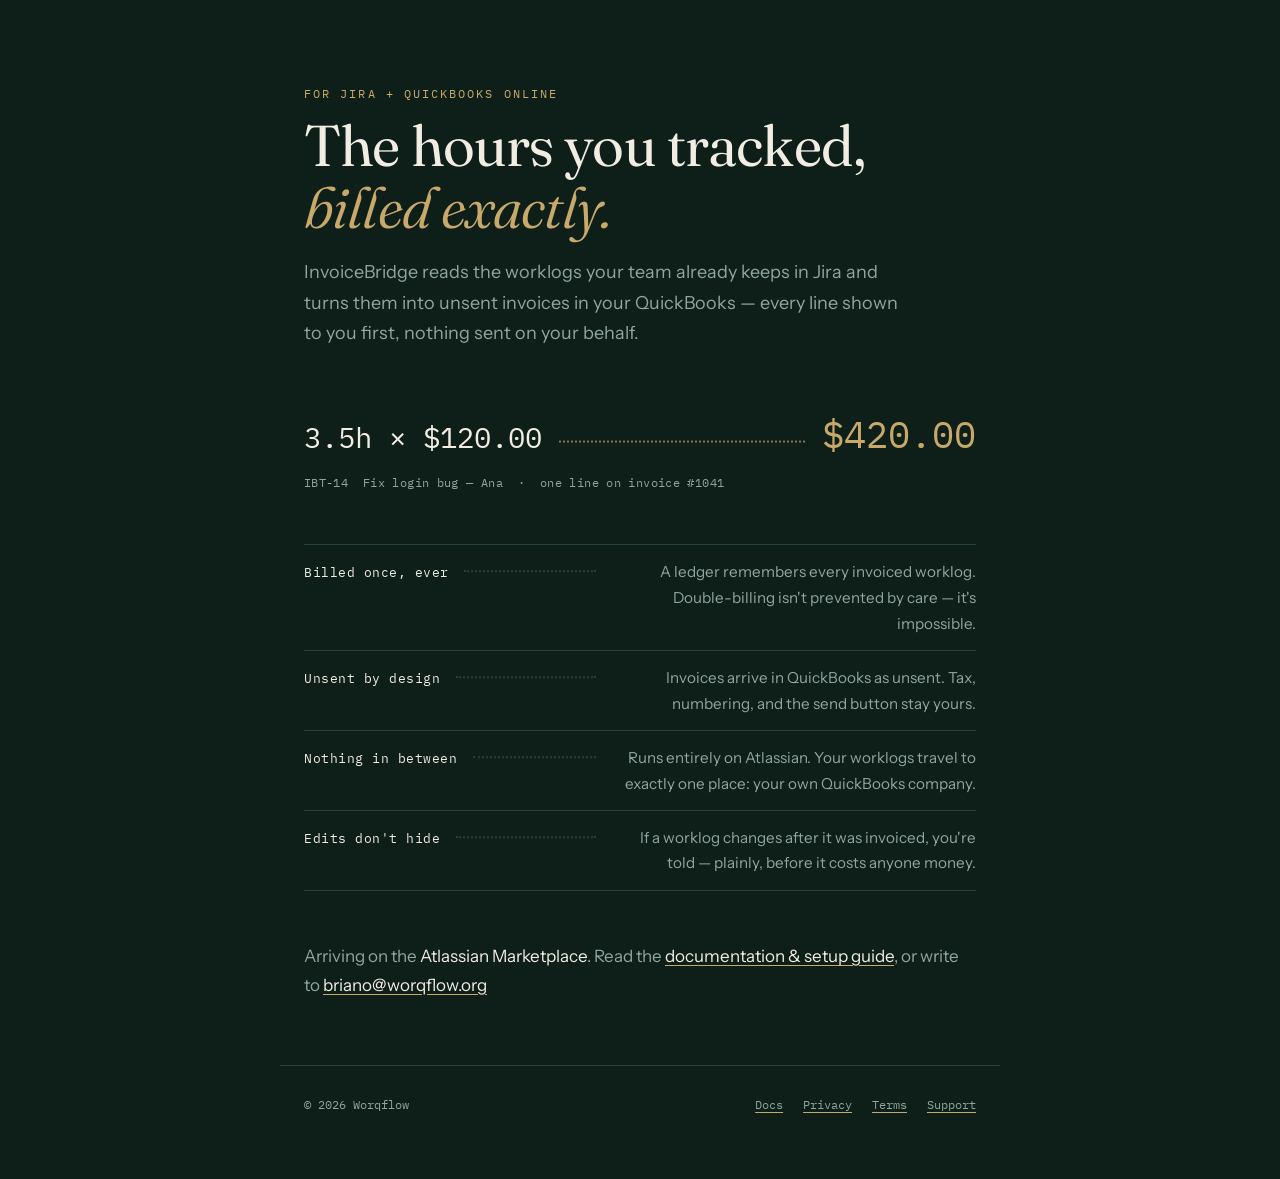
<file: index.html>
<!doctype html>
<html lang="en">
<head>
<meta charset="utf-8">
<meta name="viewport" content="width=device-width, initial-scale=1">
<title>InvoiceBridge — the hours you tracked, billed exactly</title>
<meta name="description" content="InvoiceBridge turns Jira worklogs into unsent QuickBooks Online invoices. For Jira + QuickBooks Online, on the Atlassian Marketplace.">
<link rel="preconnect" href="https://fonts.googleapis.com">
<link rel="preconnect" href="https://fonts.gstatic.com" crossorigin>
<link href="https://fonts.googleapis.com/css2?family=Fraunces:ital,opsz,wght@0,9..144,340..460;1,9..144,320..420&family=IBM+Plex+Mono:wght@400;500&family=Instrument+Sans:wght@400;500&display=swap" rel="stylesheet">
<link rel="icon" type="image/png" href="/favicon.png">
<link rel="stylesheet" href="/style.css">
</head>
<body>
<main>
  <p class="eyebrow rise">For Jira + QuickBooks Online</p>
  <h1 class="rise d1">The hours you tracked,<br><em>billed exactly.</em></h1>
  <p class="lede rise d2">InvoiceBridge reads the worklogs your team already keeps in Jira and turns them into unsent invoices in your QuickBooks — every line shown to you first, nothing sent on your behalf.</p>

  <div class="hero-line rise d3" aria-label="Example: 3.5 hours at 120 dollars per hour becomes a 420 dollar invoice line">
    <span class="hrs">3.5h&nbsp;×&nbsp;$120.00</span>
    <span class="leader" aria-hidden="true"></span>
    <span class="amt" id="amt">$420.00</span>
  </div>
  <p class="hero-sub rise d3">IBT-14&nbsp;&nbsp;Fix login bug — Ana&nbsp;&nbsp;·&nbsp;&nbsp;one line on invoice #1041</p>

  <ul class="ledger rise d3">
    <li><span class="k">Billed once, ever</span><span class="leader"></span><span class="v">A ledger remembers every invoiced worklog. Double-billing isn't prevented by care — it's impossible.</span></li>
    <li><span class="k">Unsent by design</span><span class="leader"></span><span class="v">Invoices arrive in QuickBooks as unsent. Tax, numbering, and the send button stay yours.</span></li>
    <li><span class="k">Nothing in between</span><span class="leader"></span><span class="v">Runs entirely on Atlassian. Your worklogs travel to exactly one place: your own QuickBooks company.</span></li>
    <li><span class="k">Edits don't hide</span><span class="leader"></span><span class="v">If a worklog changes after it was invoiced, you're told — plainly, before it costs anyone money.</span></li>
  </ul>

  <p class="rise d3" style="color: var(--sage);">Arriving on the <span style="color: var(--paper);">Atlassian Marketplace</span>. Read the <a href="/docs.html">documentation &amp; setup guide</a>, or write to <a href="mailto:briano@worqflow.org">briano@worqflow.org</a></p>
</main>
<footer>
  <span>© 2026 Worqflow</span>
  <span class="spacer"></span>
  <a href="/docs.html">Docs</a>
  <a href="/privacy.html">Privacy</a>
  <a href="/terms.html">Terms</a>
  <a href="mailto:briano@worqflow.org">Support</a>
</footer>
<script>
  (function () {
    if (matchMedia('(prefers-reduced-motion: reduce)').matches) return;
    var el = document.getElementById('amt'), target = 420, t0 = null;
    function tick(t) {
      if (!t0) t0 = t;
      var p = Math.min((t - t0) / 900, 1), e = 1 - Math.pow(1 - p, 3);
      el.textContent = '$' + (target * e).toFixed(2);
      if (p < 1) requestAnimationFrame(tick);
    }
    setTimeout(function () { requestAnimationFrame(tick); }, 500);
  })();
</script>
</body>
</html>
</file>
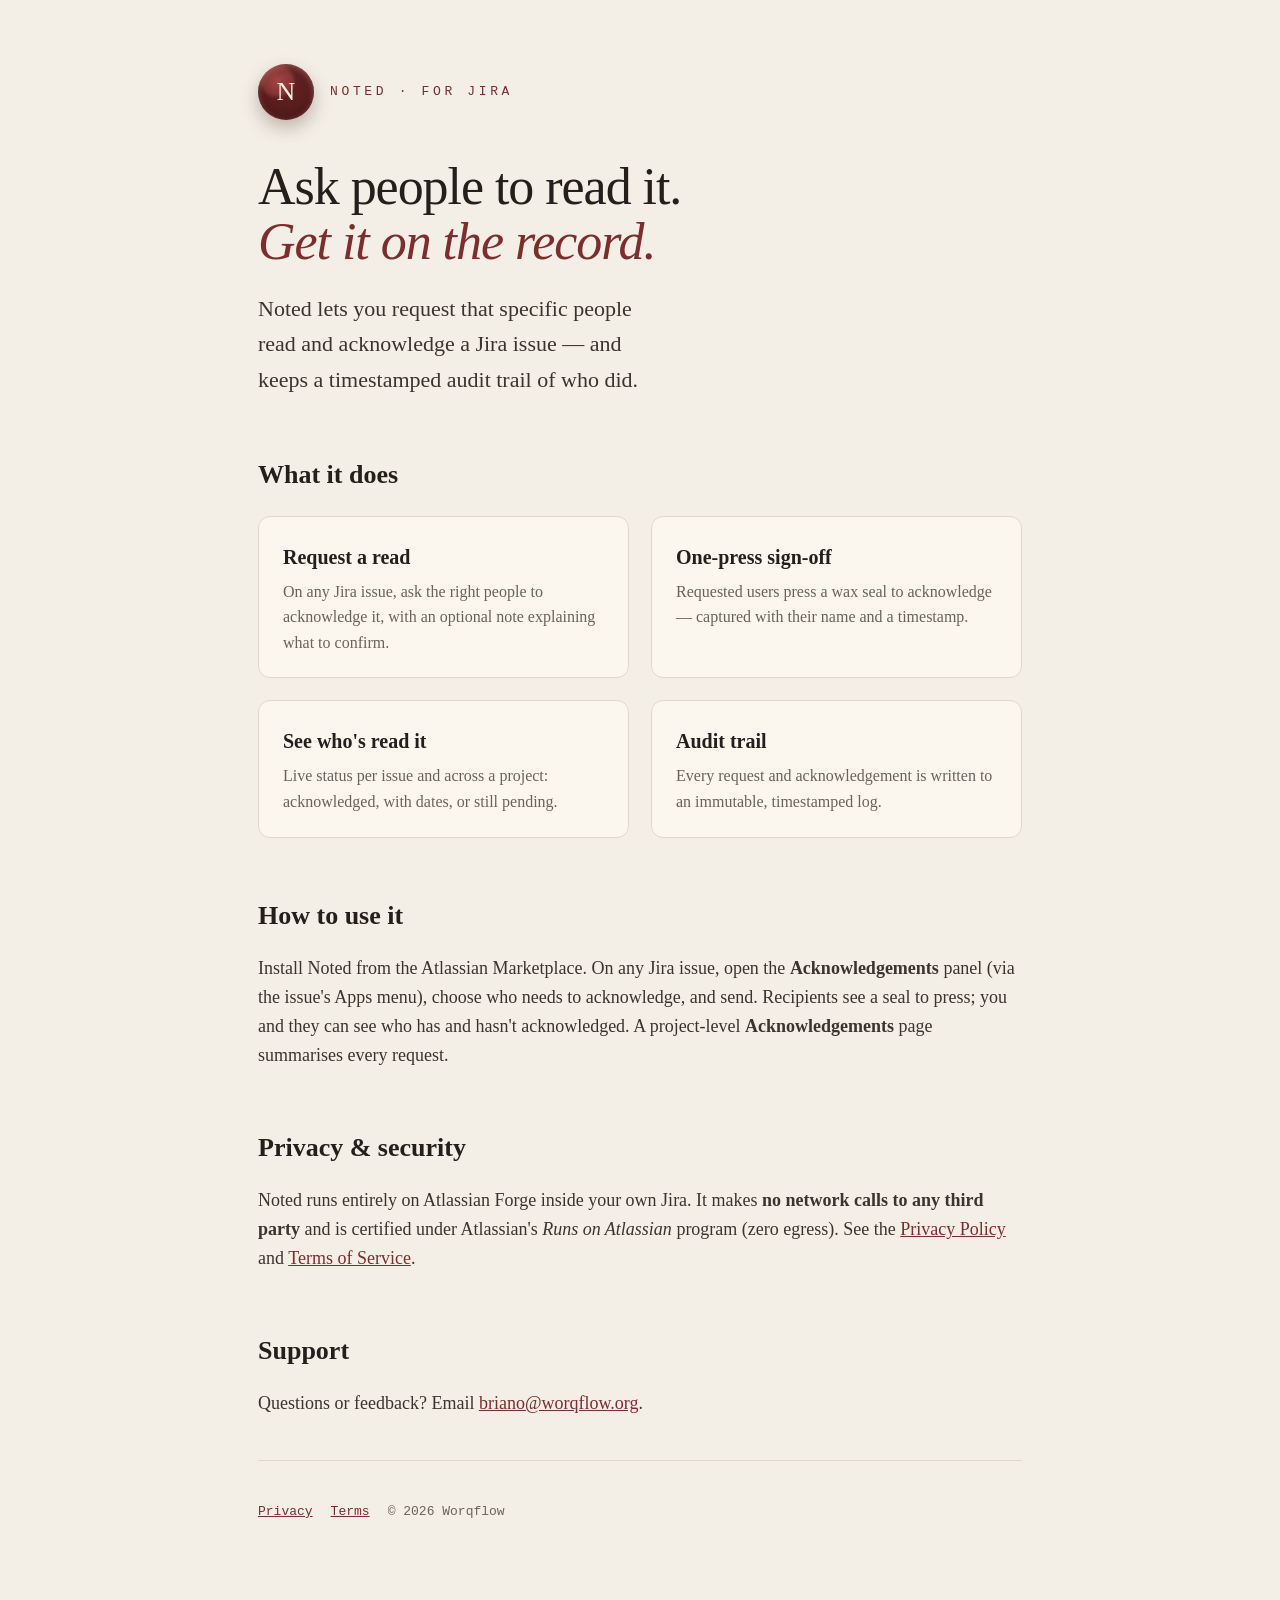
<file: noted/index.html>
<!doctype html>
<html lang="en"><head><meta charset="utf-8"><meta name="viewport" content="width=device-width,initial-scale=1">
<title>Noted — Acknowledgements &amp; Sign-off for Jira</title>
<meta name="description" content="Noted lets teams request that specific people read and acknowledge a Jira issue, see who has and hasn't, and keep a timestamped audit trail — entirely inside Jira.">
<style>
:root{--paper:#f4efe6;--ink:#241f1c;--oxblood:#7c2d2d;--wax:#8a3535;--waxdark:#5e2020;--muted:#6b625a;--line:#e0d7c8;--green:#3f6b4f}
*{box-sizing:border-box}body{margin:0;background:var(--paper);color:var(--ink);
font-family:'Iowan Old Style','Palatino Linotype',Palatino,Georgia,serif;line-height:1.6}
.wrap{max-width:820px;margin:0 auto;padding:64px 28px 96px}
.mast{display:flex;align-items:center;gap:16px;margin-bottom:40px}
.seal{width:56px;height:56px;border-radius:50%;flex:none;background:
 radial-gradient(35% 32% at 34% 30%,#a24444,var(--wax) 74%,var(--waxdark));
 box-shadow:0 8px 18px rgba(60,20,20,.28),inset 0 2px 6px rgba(255,220,210,.28),inset 0 -8px 14px rgba(60,15,15,.5);
 display:flex;align-items:center;justify-content:center;color:var(--paper);font-weight:500;font-size:26px}
.brand{font-family:ui-monospace,'IBM Plex Mono',monospace;font-size:13px;letter-spacing:.28em;text-transform:uppercase;color:var(--oxblood)}
h1{font-size:52px;font-weight:500;letter-spacing:-.02em;line-height:1.05;margin:.1em 0 .2em}
h1 em{font-style:italic;color:var(--oxblood)}
.lede{font-size:22px;color:#3a332e;max-width:36ch}
h2{font-size:26px;margin:2.2em 0 .4em}
p,li{font-size:18px;color:#3a332e}a{color:var(--oxblood)}
.grid{display:grid;grid-template-columns:1fr 1fr;gap:22px;margin-top:20px}
.card{border:1px solid var(--line);border-radius:12px;padding:22px 24px;background:#fbf7ef}
.card h3{margin:.1em 0 .3em;font-size:20px}
.card p{font-size:16px;margin:0;color:var(--muted)}
hr{border:none;border-top:1px solid var(--line);margin:2.6em 0}
.foot{font-family:ui-monospace,monospace;font-size:13px;color:var(--muted)}
.foot a{margin-right:18px}
@media(max-width:640px){.grid{grid-template-columns:1fr}h1{font-size:40px}}
</style></head><body><div class="wrap">
<div class="mast"><div class="seal">N</div><div class="brand">Noted&nbsp;·&nbsp;for Jira</div></div>
<h1>Ask people to read it.<br><em>Get it on the record.</em></h1>
<p class="lede">Noted lets you request that specific people read and acknowledge a Jira issue — and keeps a timestamped audit trail of who did.</p>

<h2>What it does</h2>
<div class="grid">
  <div class="card"><h3>Request a read</h3><p>On any Jira issue, ask the right people to acknowledge it, with an optional note explaining what to confirm.</p></div>
  <div class="card"><h3>One-press sign-off</h3><p>Requested users press a wax seal to acknowledge — captured with their name and a timestamp.</p></div>
  <div class="card"><h3>See who's read it</h3><p>Live status per issue and across a project: acknowledged, with dates, or still pending.</p></div>
  <div class="card"><h3>Audit trail</h3><p>Every request and acknowledgement is written to an immutable, timestamped log.</p></div>
</div>

<h2>How to use it</h2>
<p>Install Noted from the Atlassian Marketplace. On any Jira issue, open the <strong>Acknowledgements</strong> panel (via the issue's Apps menu), choose who needs to acknowledge, and send. Recipients see a seal to press; you and they can see who has and hasn't acknowledged. A project-level <strong>Acknowledgements</strong> page summarises every request.</p>

<h2>Privacy &amp; security</h2>
<p>Noted runs entirely on Atlassian Forge inside your own Jira. It makes <strong>no network calls to any third party</strong> and is certified under Atlassian's <em>Runs on Atlassian</em> program (zero egress). See the <a href="/noted/privacy.html">Privacy Policy</a> and <a href="/noted/terms.html">Terms of Service</a>.</p>

<h2>Support</h2>
<p>Questions or feedback? Email <a href="mailto:briano@worqflow.org">briano@worqflow.org</a>.</p>

<hr>
<p class="foot"><a href="/noted/privacy.html">Privacy</a><a href="/noted/terms.html">Terms</a><span>© 2026 Worqflow</span></p>
</div></body></html>
</file>
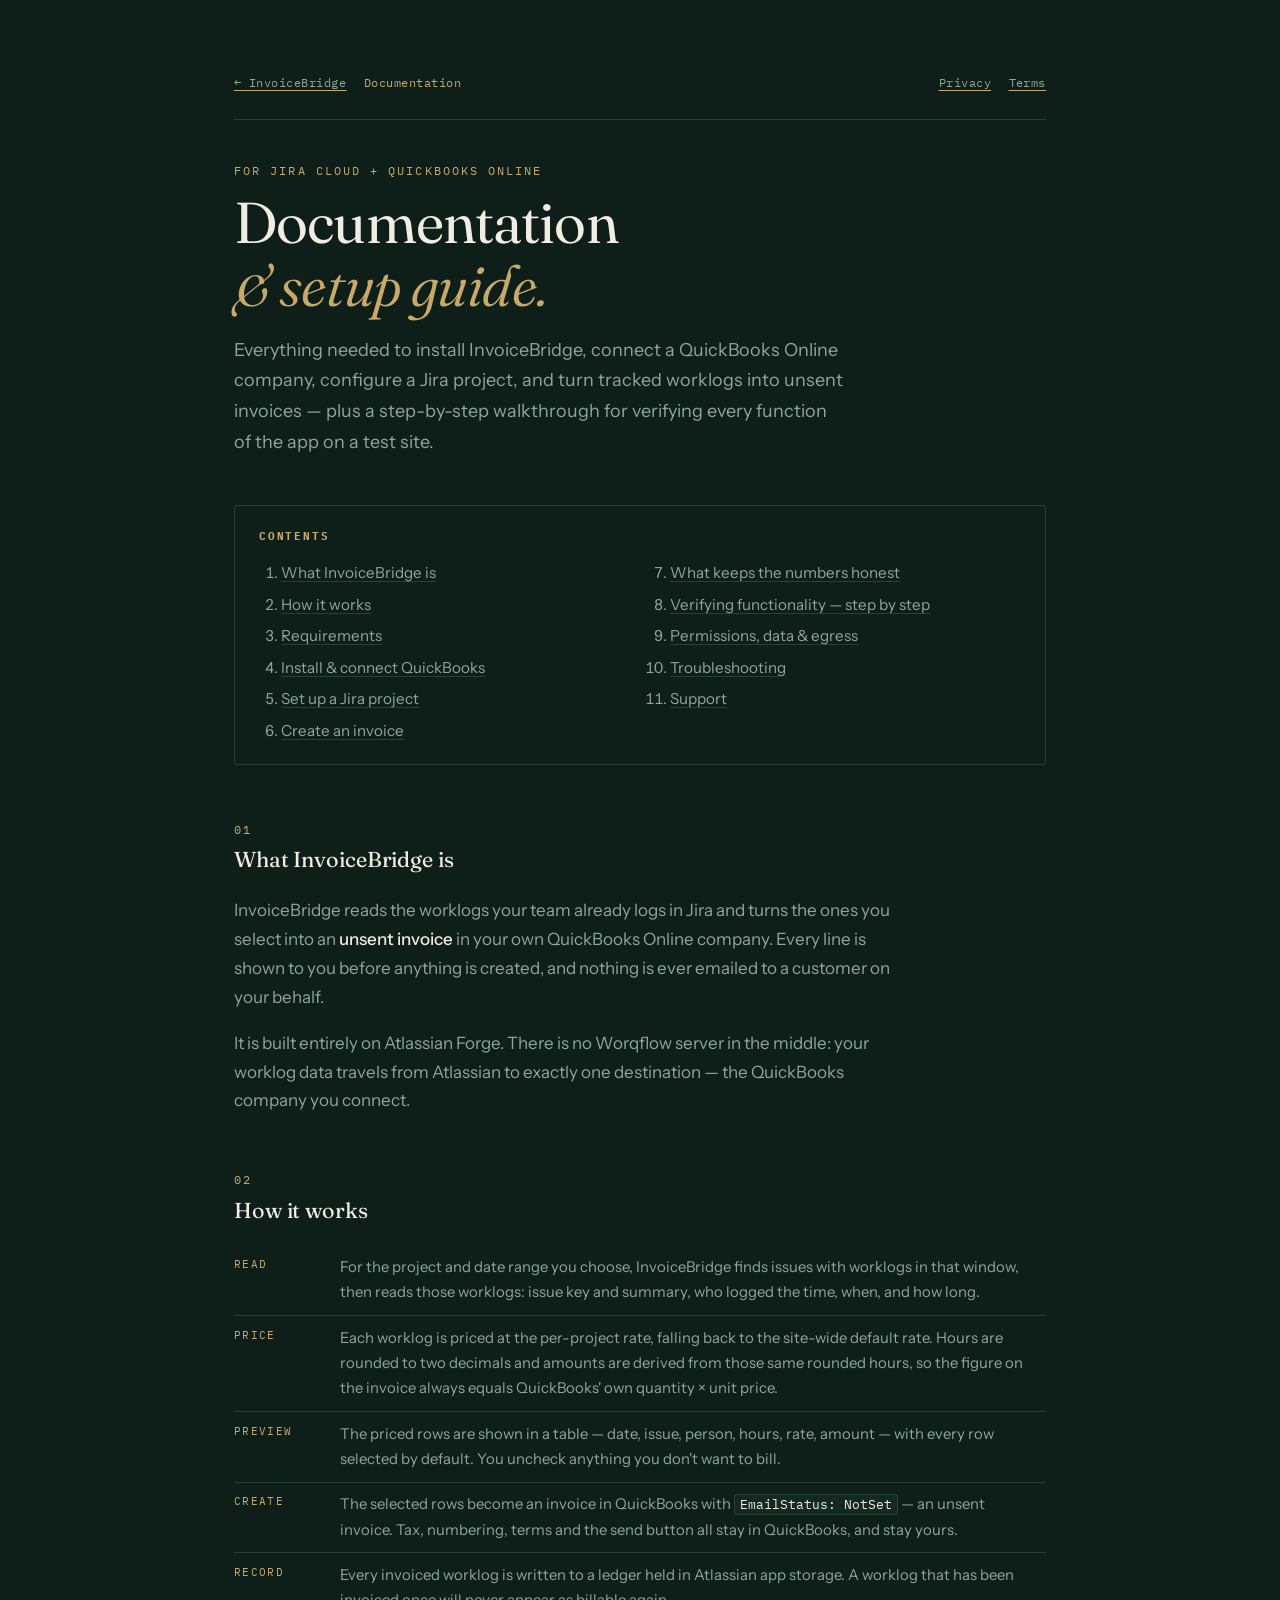
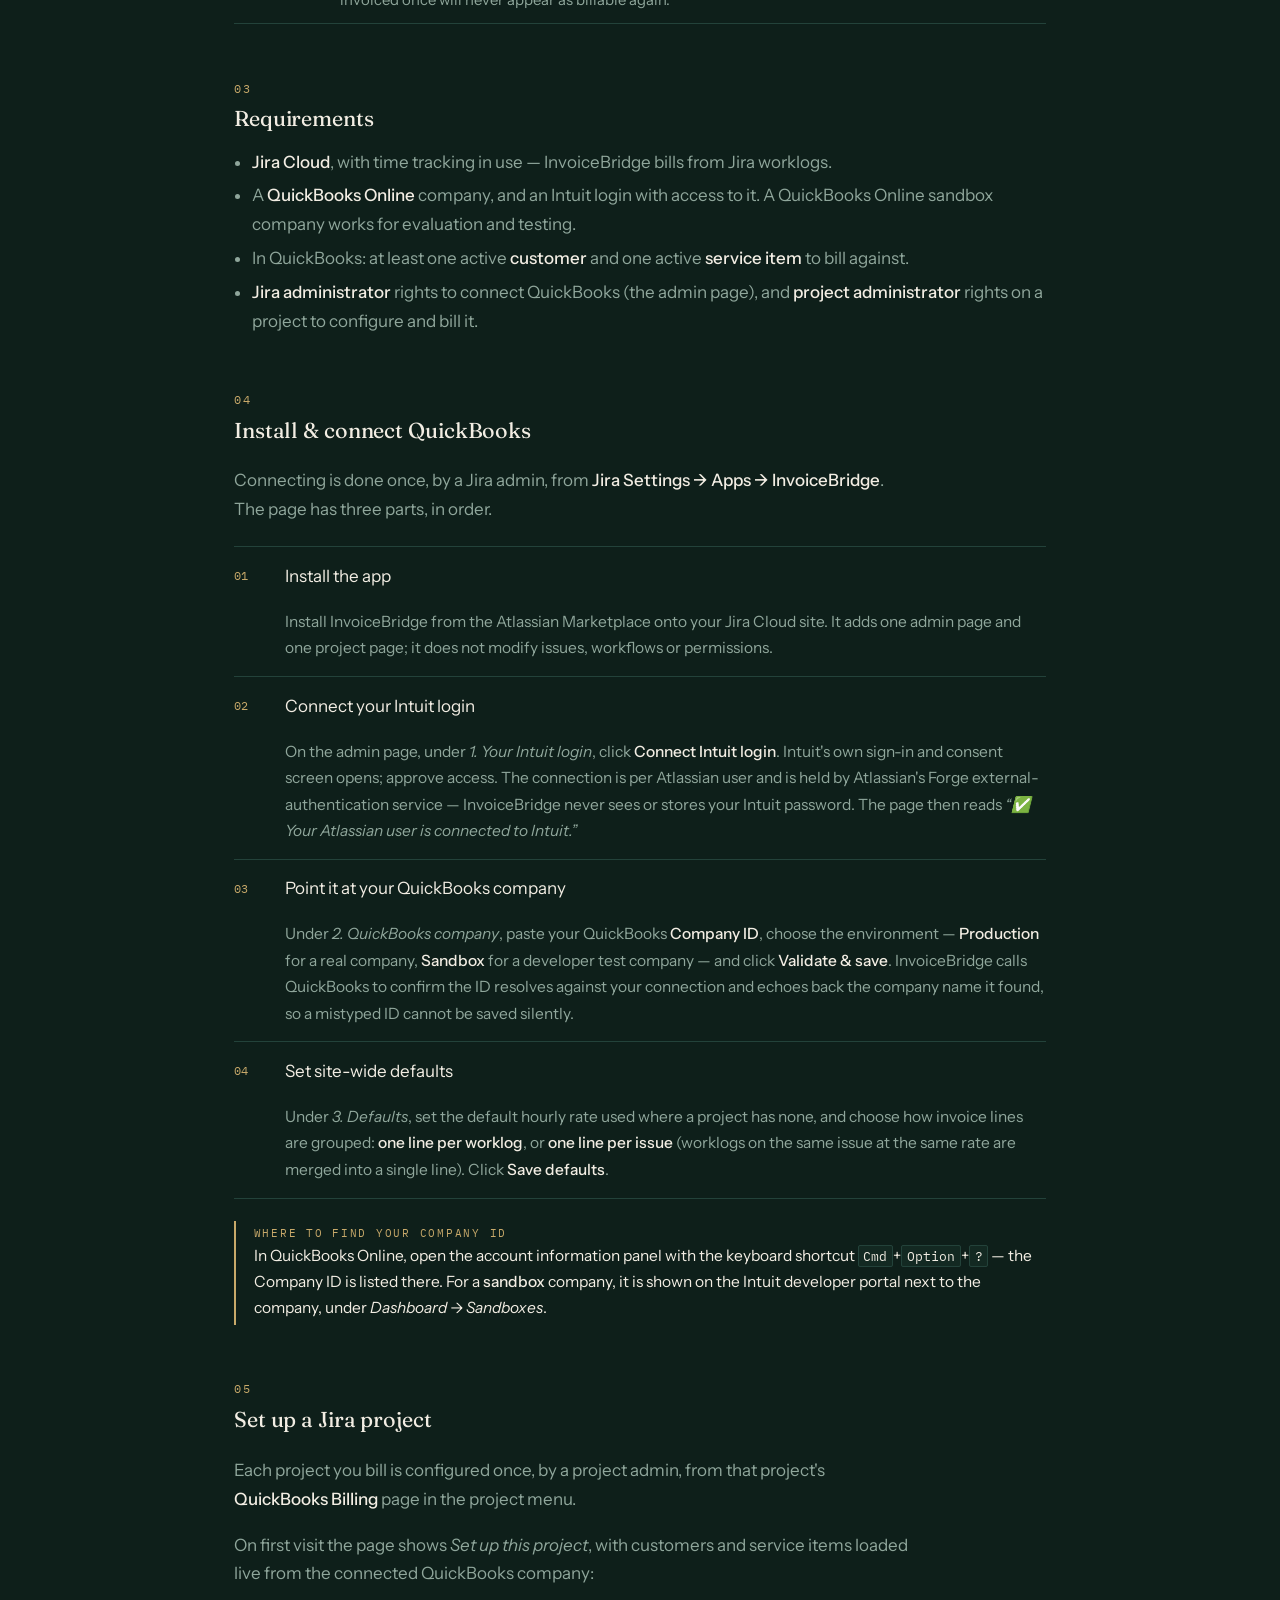
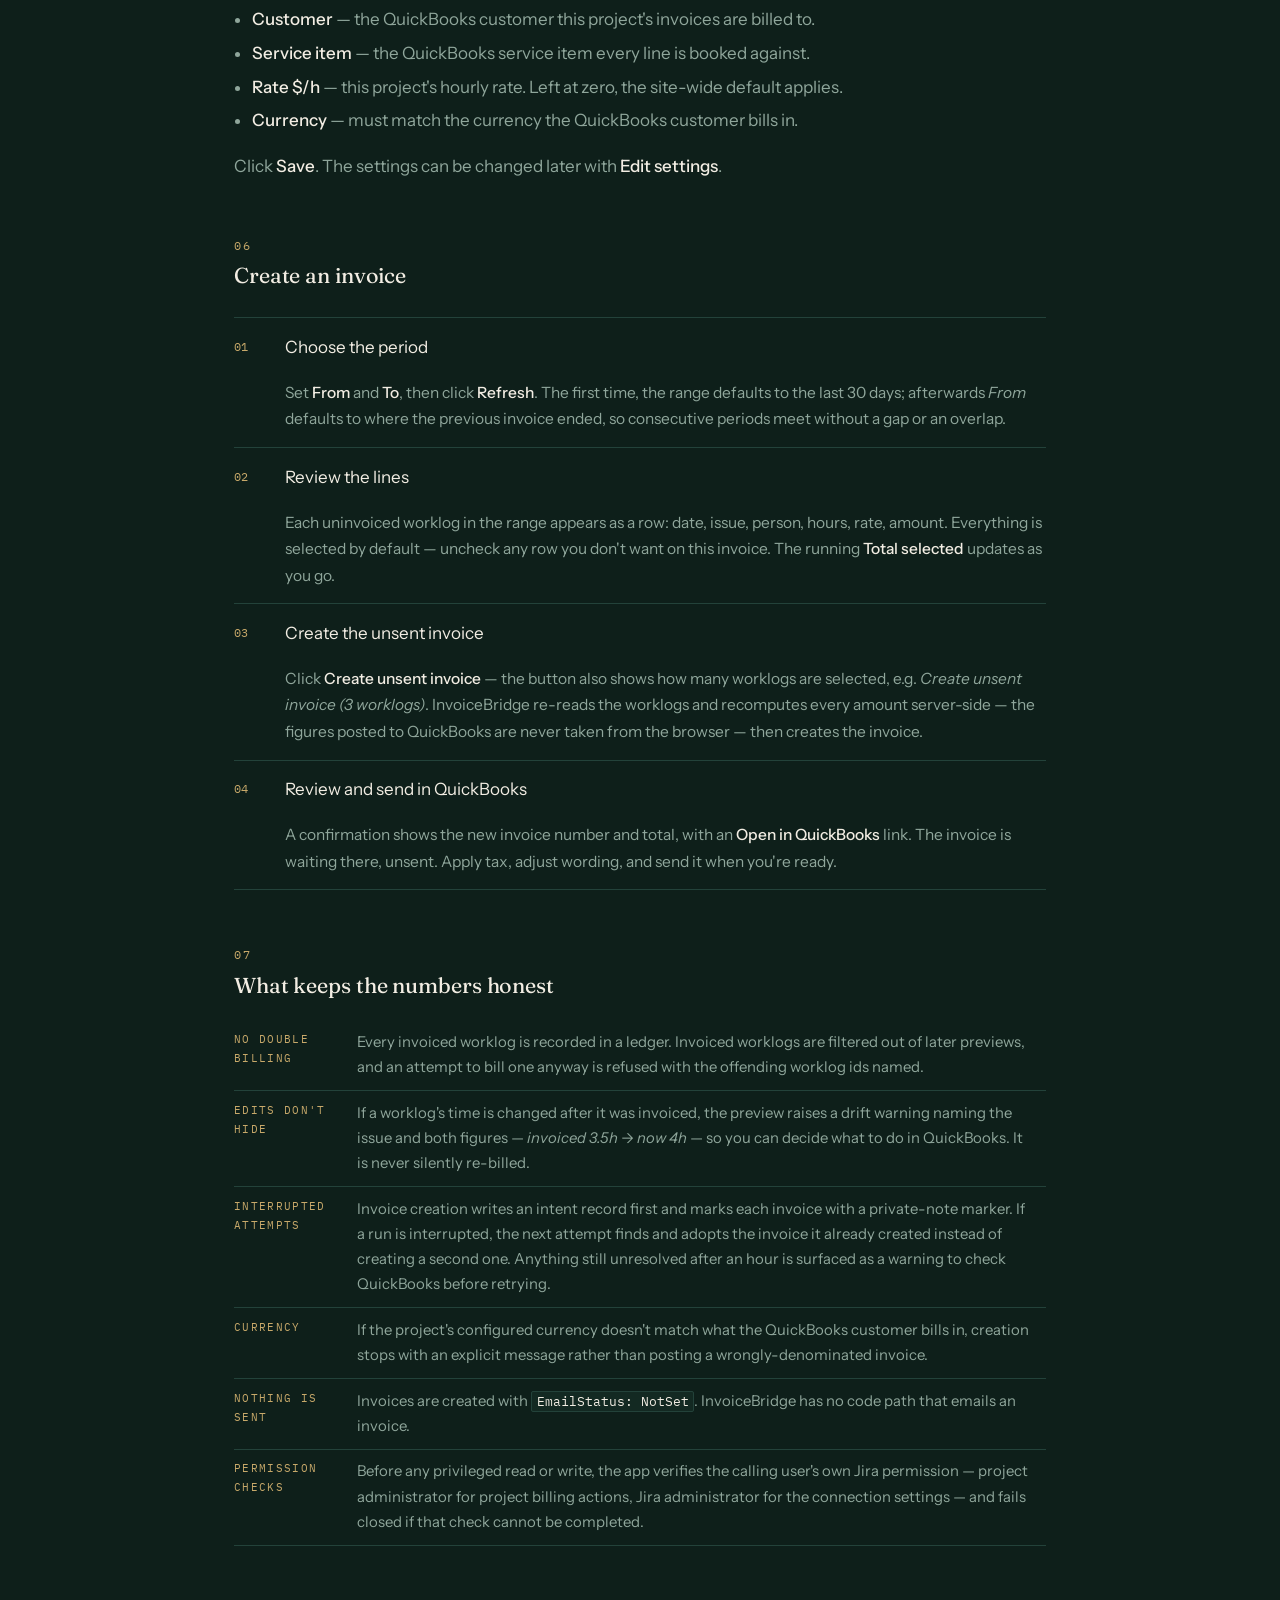
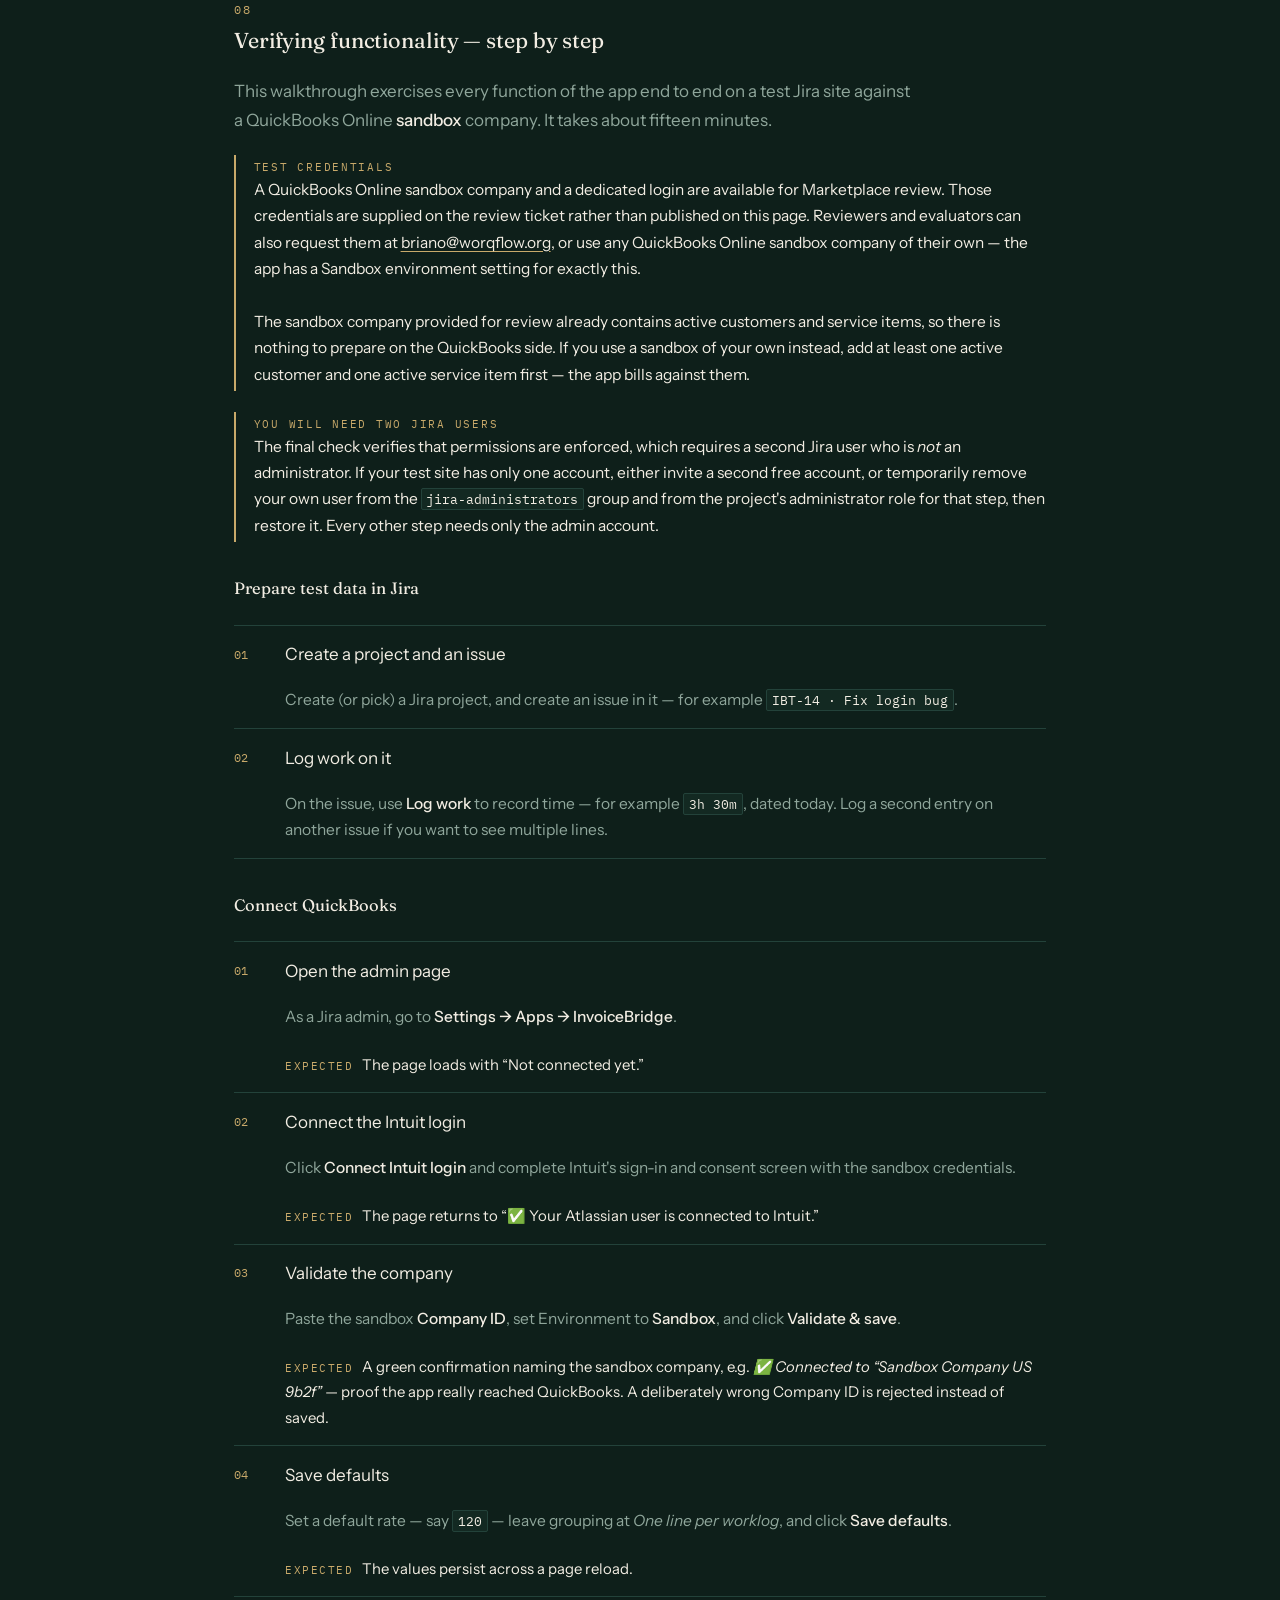
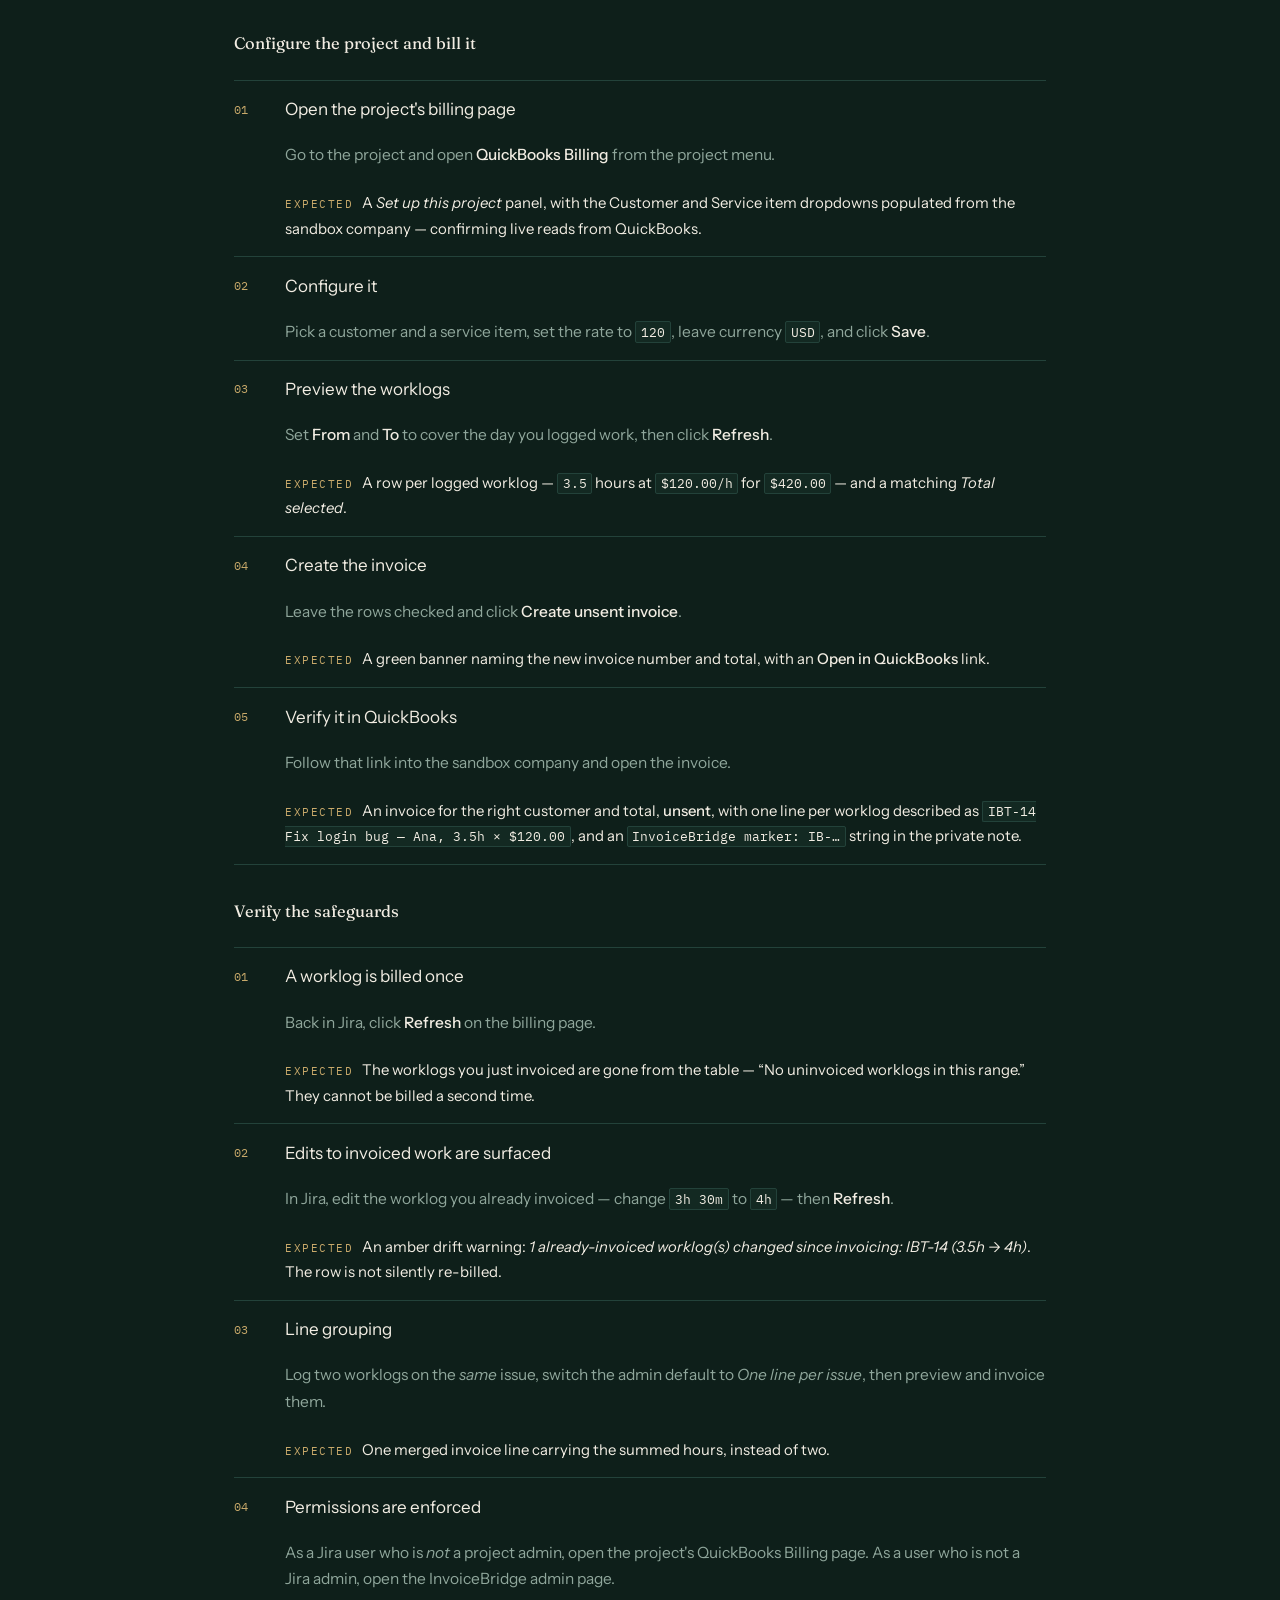
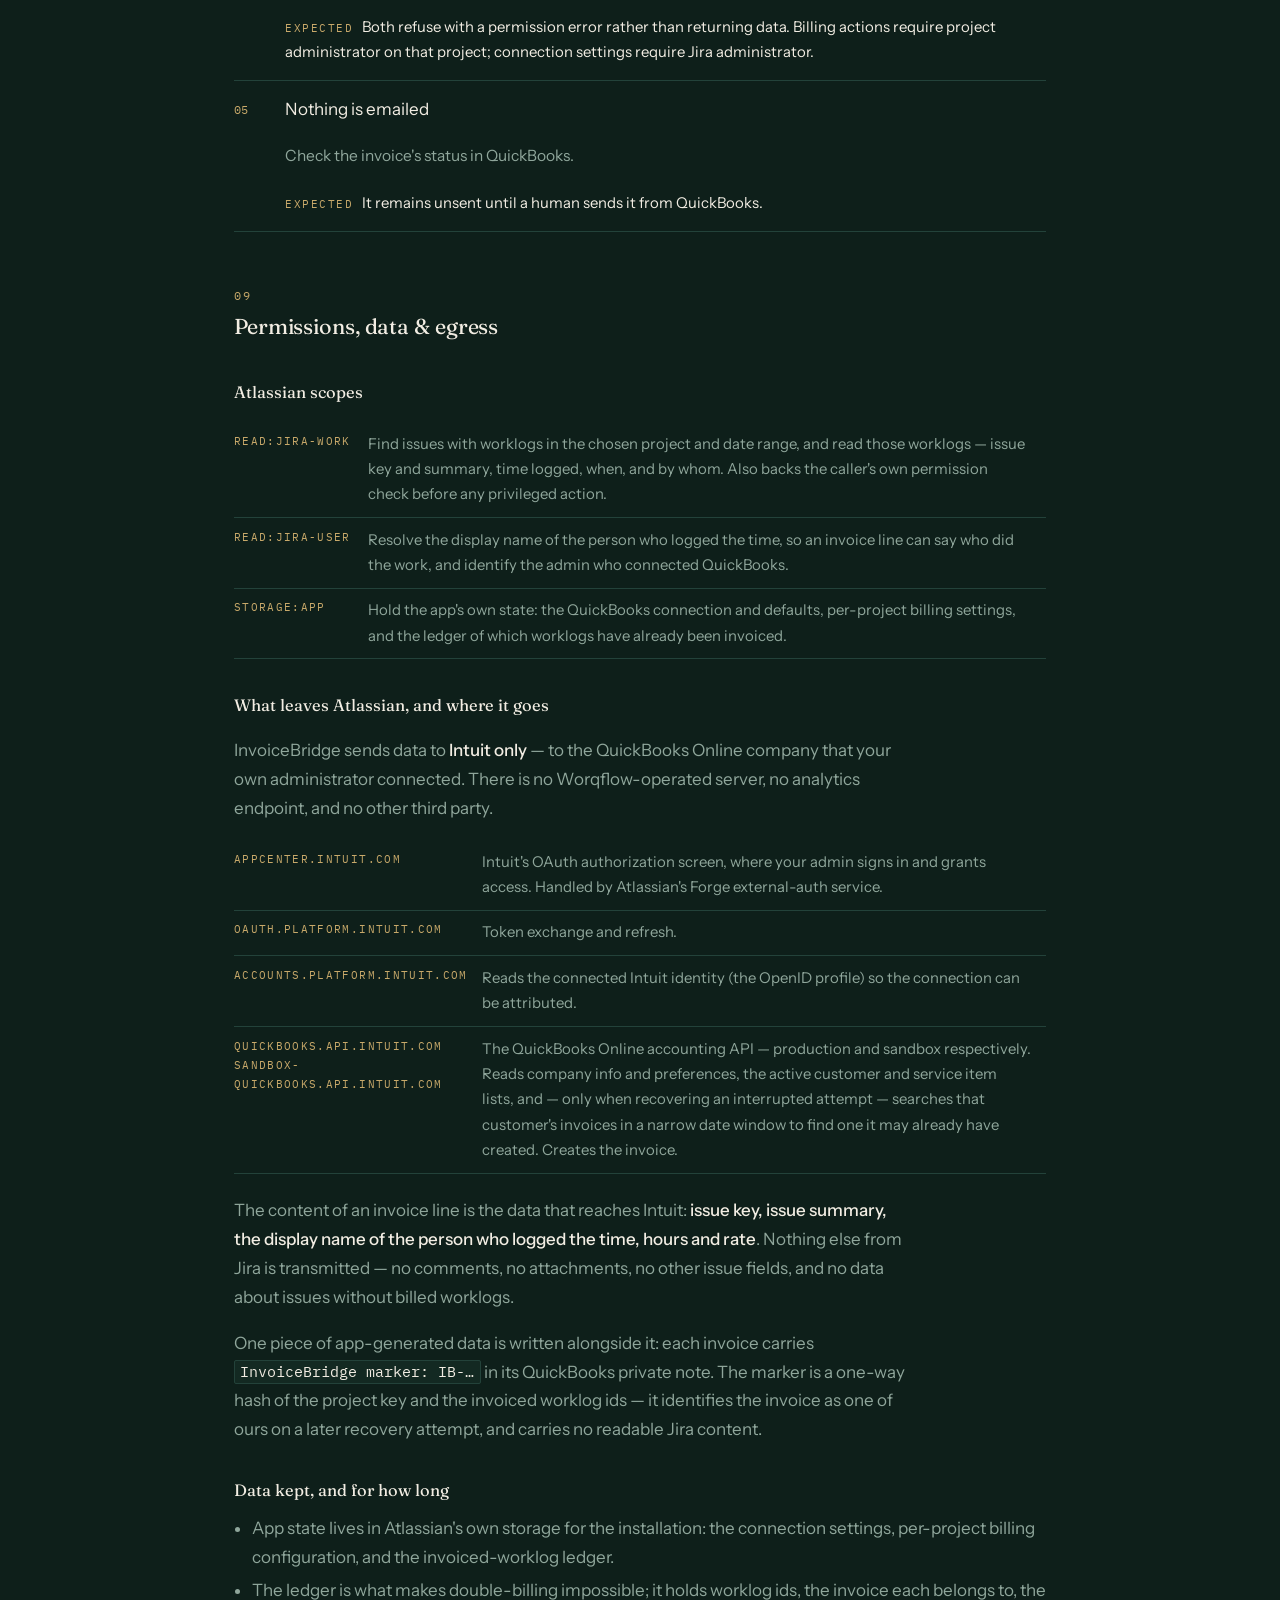
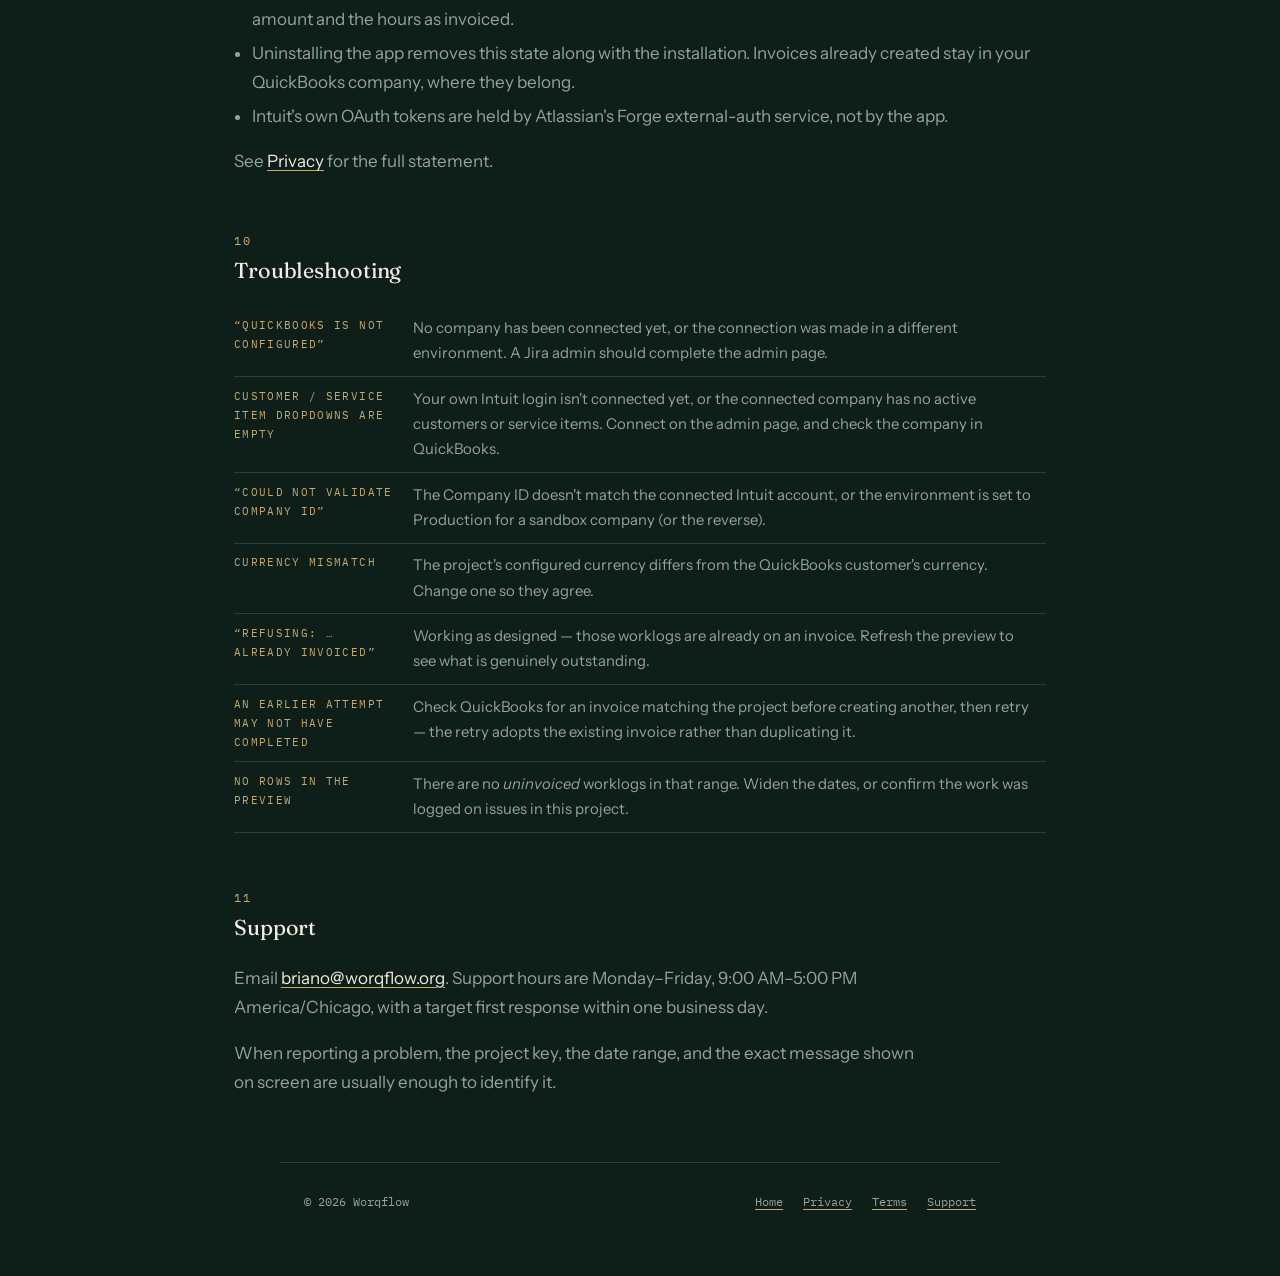
<file: docs.html>
<!doctype html>
<html lang="en">
<head>
<meta charset="utf-8">
<meta name="viewport" content="width=device-width, initial-scale=1">
<title>InvoiceBridge — Documentation &amp; setup</title>
<meta name="description" content="How InvoiceBridge works, how to install and connect QuickBooks Online, how to configure a Jira project, how to create an invoice from worklogs, and step-by-step instructions to verify every function of the app on a test site.">
<link rel="preconnect" href="https://fonts.googleapis.com">
<link rel="preconnect" href="https://fonts.gstatic.com" crossorigin>
<link href="https://fonts.googleapis.com/css2?family=Fraunces:ital,opsz,wght@0,9..144,340..460;1,9..144,320..420&family=IBM+Plex+Mono:wght@400;500&family=Instrument+Sans:wght@400;500&display=swap" rel="stylesheet">
<link rel="icon" type="image/png" href="/favicon.png">
<link rel="stylesheet" href="/style.css">
<style>
  main { max-width: 860px; }
  .topbar {
    font-family: "IBM Plex Mono", ui-monospace, monospace;
    font-size: 0.78rem; letter-spacing: 0.04em;
    display: flex; gap: 1.4em; align-items: baseline;
    padding-bottom: 1.6rem; border-bottom: 1px solid var(--rule);
  }
  .topbar a { color: var(--sage); }
  .topbar .here { color: var(--brass); }

  h2 { scroll-margin-top: 1.5rem; }
  h3 { font-family: "Fraunces", Georgia, serif; font-weight: 420; font-size: 1.03rem;
       margin: 2rem 0 0.4rem; color: var(--paper); }
  p, li { color: var(--sage); }
  p { max-width: 40em; }
  strong { color: var(--paper); font-weight: 500; }

  /* section number rule, echoing the ledger leaders */
  .sec { margin-top: 3.4rem; }
  .sec > .num {
    font-family: "IBM Plex Mono", ui-monospace, monospace;
    font-size: 0.72rem; letter-spacing: 0.16em; text-transform: uppercase;
    color: var(--brass); display: block;
  }
  .sec > .num + h2 { margin-top: 0.2rem; }

  /* table of contents */
  .toc { margin: 3rem 0 0; padding: 1.3rem 1.5rem; border: 1px solid var(--rule); border-radius: 3px; }
  .toc h4 { font-family: "IBM Plex Mono", ui-monospace, monospace; font-size: 0.7rem;
            letter-spacing: 0.16em; text-transform: uppercase; color: var(--brass); margin: 0 0 0.9rem; }
  .toc ol { margin: 0; padding-left: 1.4rem; columns: 2; column-gap: 2.4rem; font-size: 0.95rem; }
  .toc li { margin: 0 0 0.35rem; }
  .toc a { color: var(--sage); text-decoration-color: var(--rule); }
  .toc a:hover { color: var(--brass); }

  /* numbered steps */
  ol.steps { list-style: none; padding: 0; margin: 1.4rem 0; counter-reset: step; }
  ol.steps > li {
    counter-increment: step;
    display: grid; grid-template-columns: 2.2rem 1fr; gap: 1rem;
    padding: 0.9rem 0; border-top: 1px solid var(--rule);
  }
  ol.steps > li:last-child { border-bottom: 1px solid var(--rule); }
  ol.steps > li::before {
    content: counter(step, decimal-leading-zero);
    font-family: "IBM Plex Mono", ui-monospace, monospace; font-size: 0.78rem;
    color: var(--brass); padding-top: 0.28em;
    grid-column: 1; grid-row: 1;
  }
  /* every element after the counter shares the second column, stacked in source order —
     without this, auto-placement drops the body copy into the 2.2rem number column */
  ol.steps > li > * { grid-column: 2; }
  ol.steps .t { color: var(--paper); display: block; margin-bottom: 0.15rem; }
  ol.steps p { margin: 0; font-size: 0.97rem; max-width: none; }

  ul.body { padding-left: 1.1rem; margin: 0.6rem 0 1rem; }
  ul.body li { margin: 0.3rem 0; }

  code, kbd {
    font-family: "IBM Plex Mono", ui-monospace, monospace; font-size: 0.86em;
    background: var(--ink-2); border: 1px solid var(--rule); border-radius: 2px;
    padding: 0.08em 0.36em; color: var(--paper);
  }
  pre { background: var(--ink-2); border: 1px solid var(--rule); border-radius: 3px;
        padding: 0.9rem 1.1rem; overflow-x: auto; margin: 0.8rem 0 1.2rem; }
  pre code { background: none; border: none; padding: 0; font-size: 0.82rem; line-height: 1.6; }

  .note { border-left: 2px solid var(--brass); padding: 0.2rem 0 0.2rem 1.1rem;
          margin: 1.3rem 0; font-size: 0.97rem; }
  .note .lbl { font-family: "IBM Plex Mono", ui-monospace, monospace; font-size: 0.68rem;
               letter-spacing: 0.16em; text-transform: uppercase; color: var(--brass); display: block; }

  table { width: 100%; border-collapse: collapse; margin: 1rem 0 1.4rem; font-size: 0.93rem; }
  th, td { text-align: left; padding: 0.6rem 0.9rem 0.6rem 0; border-bottom: 1px solid var(--rule);
           vertical-align: top; color: var(--sage); }
  th { font-family: "IBM Plex Mono", ui-monospace, monospace; font-size: 0.7rem;
       letter-spacing: 0.12em; text-transform: uppercase; color: var(--brass); font-weight: 400; }
  td code { white-space: nowrap; }

  /* expected-result marker inside the verification walkthrough */
  .expect { display: block; margin-top: 0.4rem; font-size: 0.93rem; color: var(--paper); }
  .expect::before { content: "Expected  "; font-family: "IBM Plex Mono", ui-monospace, monospace;
                    font-size: 0.68rem; letter-spacing: 0.14em; text-transform: uppercase;
                    color: var(--brass); }

  @media (max-width: 640px) {
    .toc ol { columns: 1; }
    ol.steps > li { grid-template-columns: 1.8rem 1fr; gap: 0.7rem; }
    /* the em-based header column and non-wrapping code push the tables wider than
       the viewport on a phone; let them size to content and wrap instead */
    .topbar { flex-wrap: wrap; gap: 0.5em 1.1em; }
    th { width: auto !important; }
    table { table-layout: auto; }
    td code { white-space: normal; }
    code { overflow-wrap: anywhere; }
  }
</style>
</head>
<body>
<main>
  <nav class="topbar">
    <a href="/">← InvoiceBridge</a>
    <span class="here">Documentation</span>
    <span style="flex:1"></span>
    <a href="/privacy.html">Privacy</a>
    <a href="/terms.html">Terms</a>
  </nav>

  <p class="eyebrow" style="margin-top:2.6rem">For Jira Cloud + QuickBooks Online</p>
  <h1>Documentation<br><em>&amp; setup guide.</em></h1>
  <p class="lede">Everything needed to install InvoiceBridge, connect a QuickBooks Online company, configure a Jira
    project, and turn tracked worklogs into unsent invoices — plus a step-by-step walkthrough for verifying every
    function of the app on a test site.</p>

  <div class="toc">
    <h4>Contents</h4>
    <ol>
      <li><a href="#what">What InvoiceBridge is</a></li>
      <li><a href="#how">How it works</a></li>
      <li><a href="#requirements">Requirements</a></li>
      <li><a href="#connect">Install &amp; connect QuickBooks</a></li>
      <li><a href="#project">Set up a Jira project</a></li>
      <li><a href="#invoice">Create an invoice</a></li>
      <li><a href="#safeguards">What keeps the numbers honest</a></li>
      <li><a href="#verify">Verifying functionality — step by step</a></li>
      <li><a href="#permissions">Permissions, data &amp; egress</a></li>
      <li><a href="#troubleshooting">Troubleshooting</a></li>
      <li><a href="#support">Support</a></li>
    </ol>
  </div>

  <!-- ─────────────────────────────────────────────── -->
  <section class="sec" id="what">
    <span class="num">01</span>
    <h2>What InvoiceBridge is</h2>
    <p>InvoiceBridge reads the worklogs your team already logs in Jira and turns the ones you select into an
      <strong>unsent invoice</strong> in your own QuickBooks Online company. Every line is shown to you before
      anything is created, and nothing is ever emailed to a customer on your behalf.</p>
    <p>It is built entirely on Atlassian Forge. There is no Worqflow server in the middle: your worklog data travels
      from Atlassian to exactly one destination — the QuickBooks company you connect.</p>
  </section>

  <section class="sec" id="how">
    <span class="num">02</span>
    <h2>How it works</h2>
    <table>
      <tr><th style="width:9.5em">Read</th><td>For the project and date range you choose, InvoiceBridge finds issues
        with worklogs in that window, then reads those worklogs: issue key and summary, who logged the time, when, and
        how long.</td></tr>
      <tr><th>Price</th><td>Each worklog is priced at the per-project rate, falling back to the site-wide default rate.
        Hours are rounded to two decimals and amounts are derived from those same rounded hours, so the figure on the
        invoice always equals QuickBooks' own quantity × unit price.</td></tr>
      <tr><th>Preview</th><td>The priced rows are shown in a table — date, issue, person, hours, rate, amount — with
        every row selected by default. You uncheck anything you don't want to bill.</td></tr>
      <tr><th>Create</th><td>The selected rows become an invoice in QuickBooks with <code>EmailStatus: NotSet</code> —
        an unsent invoice. Tax, numbering, terms and the send button all stay in QuickBooks, and stay yours.</td></tr>
      <tr><th>Record</th><td>Every invoiced worklog is written to a ledger held in Atlassian app storage. A worklog that
        has been invoiced once will never appear as billable again.</td></tr>
    </table>
  </section>

  <section class="sec" id="requirements">
    <span class="num">03</span>
    <h2>Requirements</h2>
    <ul class="body">
      <li><strong>Jira Cloud</strong>, with time tracking in use — InvoiceBridge bills from Jira worklogs.</li>
      <li>A <strong>QuickBooks Online</strong> company, and an Intuit login with access to it. A QuickBooks Online
        sandbox company works for evaluation and testing.</li>
      <li>In QuickBooks: at least one active <strong>customer</strong> and one active <strong>service item</strong>
        to bill against.</li>
      <li><strong>Jira administrator</strong> rights to connect QuickBooks (the admin page), and
        <strong>project administrator</strong> rights on a project to configure and bill it.</li>
    </ul>
  </section>

  <!-- ─────────────────────────────────────────────── -->
  <section class="sec" id="connect">
    <span class="num">04</span>
    <h2>Install &amp; connect QuickBooks</h2>
    <p>Connecting is done once, by a Jira admin, from <strong>Jira Settings → Apps → InvoiceBridge</strong>. The page
      has three parts, in order.</p>

    <ol class="steps">
      <li>
        <span class="t">Install the app</span>
        <p>Install InvoiceBridge from the Atlassian Marketplace onto your Jira Cloud site. It adds one admin page and
          one project page; it does not modify issues, workflows or permissions.</p>
      </li>
      <li>
        <span class="t">Connect your Intuit login</span>
        <p>On the admin page, under <em>1. Your Intuit login</em>, click <strong>Connect Intuit login</strong>. Intuit's
          own sign-in and consent screen opens; approve access. The connection is per Atlassian user and is held by
          Atlassian's Forge external-authentication service — InvoiceBridge never sees or stores your Intuit password.
          The page then reads <em>“✅ Your Atlassian user is connected to Intuit.”</em></p>
      </li>
      <li>
        <span class="t">Point it at your QuickBooks company</span>
        <p>Under <em>2. QuickBooks company</em>, paste your QuickBooks <strong>Company ID</strong>, choose the
          environment — <strong>Production</strong> for a real company, <strong>Sandbox</strong> for a developer test
          company — and click <strong>Validate &amp; save</strong>. InvoiceBridge calls QuickBooks to confirm the ID
          resolves against your connection and echoes back the company name it found, so a mistyped ID cannot be saved
          silently.</p>
      </li>
      <li>
        <span class="t">Set site-wide defaults</span>
        <p>Under <em>3. Defaults</em>, set the default hourly rate used where a project has none, and choose how invoice
          lines are grouped: <strong>one line per worklog</strong>, or <strong>one line per issue</strong> (worklogs on
          the same issue at the same rate are merged into a single line). Click <strong>Save defaults</strong>.</p>
      </li>
    </ol>

    <div class="note">
      <span class="lbl">Where to find your Company ID</span>
      In QuickBooks Online, open the account information panel with the keyboard shortcut
      <kbd>Cmd</kbd>+<kbd>Option</kbd>+<kbd>?</kbd> — the Company ID is listed there. For a
      <strong>sandbox</strong> company, it is shown on the Intuit developer portal next to the company, under
      <em>Dashboard → Sandboxes</em>.
    </div>
  </section>

  <section class="sec" id="project">
    <span class="num">05</span>
    <h2>Set up a Jira project</h2>
    <p>Each project you bill is configured once, by a project admin, from that project's
      <strong>QuickBooks Billing</strong> page in the project menu.</p>
    <p>On first visit the page shows <em>Set up this project</em>, with customers and service items loaded live from the
      connected QuickBooks company:</p>
    <ul class="body">
      <li><strong>Customer</strong> — the QuickBooks customer this project's invoices are billed to.</li>
      <li><strong>Service item</strong> — the QuickBooks service item every line is booked against.</li>
      <li><strong>Rate $/h</strong> — this project's hourly rate. Left at zero, the site-wide default applies.</li>
      <li><strong>Currency</strong> — must match the currency the QuickBooks customer bills in.</li>
    </ul>
    <p>Click <strong>Save</strong>. The settings can be changed later with <strong>Edit settings</strong>.</p>
  </section>

  <section class="sec" id="invoice">
    <span class="num">06</span>
    <h2>Create an invoice</h2>
    <ol class="steps">
      <li>
        <span class="t">Choose the period</span>
        <p>Set <strong>From</strong> and <strong>To</strong>, then click <strong>Refresh</strong>. The first time, the
          range defaults to the last 30 days; afterwards <em>From</em> defaults to where the previous invoice ended, so
          consecutive periods meet without a gap or an overlap.</p>
      </li>
      <li>
        <span class="t">Review the lines</span>
        <p>Each uninvoiced worklog in the range appears as a row: date, issue, person, hours, rate, amount. Everything
          is selected by default — uncheck any row you don't want on this invoice. The running
          <strong>Total selected</strong> updates as you go.</p>
      </li>
      <li>
        <span class="t">Create the unsent invoice</span>
        <p>Click <strong>Create unsent invoice</strong> — the button also shows how many worklogs are selected, e.g.
          <em>Create unsent invoice (3 worklogs)</em>. InvoiceBridge re-reads the worklogs and recomputes every amount
          server-side — the figures posted to QuickBooks are never taken from the browser — then creates the invoice.</p>
      </li>
      <li>
        <span class="t">Review and send in QuickBooks</span>
        <p>A confirmation shows the new invoice number and total, with an <strong>Open in QuickBooks</strong> link. The
          invoice is waiting there, unsent. Apply tax, adjust wording, and send it when you're ready.</p>
      </li>
    </ol>
  </section>

  <!-- ─────────────────────────────────────────────── -->
  <section class="sec" id="safeguards">
    <span class="num">07</span>
    <h2>What keeps the numbers honest</h2>
    <table>
      <tr><th style="width:11em">No double billing</th><td>Every invoiced worklog is recorded in a ledger. Invoiced
        worklogs are filtered out of later previews, and an attempt to bill one anyway is refused with the offending
        worklog ids named.</td></tr>
      <tr><th>Edits don't hide</th><td>If a worklog's time is changed after it was invoiced, the preview raises a drift
        warning naming the issue and both figures — <em>invoiced 3.5h → now 4h</em> — so you can decide what to do in
        QuickBooks. It is never silently re-billed.</td></tr>
      <tr><th>Interrupted attempts</th><td>Invoice creation writes an intent record first and marks each invoice with a
        private-note marker. If a run is interrupted, the next attempt finds and adopts the invoice it already created
        instead of creating a second one. Anything still unresolved after an hour is surfaced as a warning to check
        QuickBooks before retrying.</td></tr>
      <tr><th>Currency</th><td>If the project's configured currency doesn't match what the QuickBooks customer bills in,
        creation stops with an explicit message rather than posting a wrongly-denominated invoice.</td></tr>
      <tr><th>Nothing is sent</th><td>Invoices are created with <code>EmailStatus: NotSet</code>. InvoiceBridge has no
        code path that emails an invoice.</td></tr>
      <tr><th>Permission checks</th><td>Before any privileged read or write, the app verifies the calling user's own
        Jira permission — project administrator for project billing actions, Jira administrator for the connection
        settings — and fails closed if that check cannot be completed.</td></tr>
    </table>
  </section>

  <!-- ─────────────────────────────────────────────── -->
  <section class="sec" id="verify">
    <span class="num">08</span>
    <h2>Verifying functionality — step by step</h2>
    <p>This walkthrough exercises every function of the app end to end on a test Jira site against a QuickBooks Online
      <strong>sandbox</strong> company. It takes about fifteen minutes.</p>

    <div class="note">
      <span class="lbl">Test credentials</span>
      A QuickBooks Online sandbox company and a dedicated login are available for Marketplace review. Those credentials
      are supplied on the review ticket rather than published on this page. Reviewers and evaluators can also request
      them at <a href="mailto:briano@worqflow.org">briano@worqflow.org</a>, or use any QuickBooks Online sandbox
      company of their own — the app has a Sandbox environment setting for exactly this.
      <br><br>
      The sandbox company provided for review already contains active customers and service items, so there is nothing
      to prepare on the QuickBooks side. If you use a sandbox of your own instead, add at least one active customer and
      one active service item first — the app bills against them.
    </div>

    <div class="note">
      <span class="lbl">You will need two Jira users</span>
      The final check verifies that permissions are enforced, which requires a second Jira user who is <em>not</em> an
      administrator. If your test site has only one account, either invite a second free account, or temporarily remove
      your own user from the <code>jira-administrators</code> group and from the project's administrator role for that
      step, then restore it. Every other step needs only the admin account.
    </div>

    <h3>Prepare test data in Jira</h3>
    <ol class="steps">
      <li>
        <span class="t">Create a project and an issue</span>
        <p>Create (or pick) a Jira project, and create an issue in it — for example
          <code>IBT-14 · Fix login bug</code>.</p>
      </li>
      <li>
        <span class="t">Log work on it</span>
        <p>On the issue, use <strong>Log work</strong> to record time — for example <code>3h 30m</code>, dated today.
          Log a second entry on another issue if you want to see multiple lines.</p>
      </li>
    </ol>

    <h3>Connect QuickBooks</h3>
    <ol class="steps">
      <li>
        <span class="t">Open the admin page</span>
        <p>As a Jira admin, go to <strong>Settings → Apps → InvoiceBridge</strong>.</p>
        <span class="expect">The page loads with “Not connected yet.”</span>
      </li>
      <li>
        <span class="t">Connect the Intuit login</span>
        <p>Click <strong>Connect Intuit login</strong> and complete Intuit's sign-in and consent screen with the
          sandbox credentials.</p>
        <span class="expect">The page returns to “✅ Your Atlassian user is connected to Intuit.”</span>
      </li>
      <li>
        <span class="t">Validate the company</span>
        <p>Paste the sandbox <strong>Company ID</strong>, set Environment to <strong>Sandbox</strong>, and click
          <strong>Validate &amp; save</strong>.</p>
        <span class="expect">A green confirmation naming the sandbox company, e.g. <em>✅ Connected to “Sandbox Company
          US 9b2f”</em> — proof the app really reached QuickBooks. A deliberately wrong Company ID is rejected instead
          of saved.</span>
      </li>
      <li>
        <span class="t">Save defaults</span>
        <p>Set a default rate — say <code>120</code> — leave grouping at <em>One line per worklog</em>, and click
          <strong>Save defaults</strong>.</p>
        <span class="expect">The values persist across a page reload.</span>
      </li>
    </ol>

    <h3>Configure the project and bill it</h3>
    <ol class="steps">
      <li>
        <span class="t">Open the project's billing page</span>
        <p>Go to the project and open <strong>QuickBooks Billing</strong> from the project menu.</p>
        <span class="expect">A <em>Set up this project</em> panel, with the Customer and Service item dropdowns
          populated from the sandbox company — confirming live reads from QuickBooks.</span>
      </li>
      <li>
        <span class="t">Configure it</span>
        <p>Pick a customer and a service item, set the rate to <code>120</code>, leave currency <code>USD</code>, and
          click <strong>Save</strong>.</p>
      </li>
      <li>
        <span class="t">Preview the worklogs</span>
        <p>Set <strong>From</strong> and <strong>To</strong> to cover the day you logged work, then click
          <strong>Refresh</strong>.</p>
        <span class="expect">A row per logged worklog — <code>3.5</code> hours at <code>$120.00/h</code> for
          <code>$420.00</code> — and a matching <em>Total selected</em>.</span>
      </li>
      <li>
        <span class="t">Create the invoice</span>
        <p>Leave the rows checked and click <strong>Create unsent invoice</strong>.</p>
        <span class="expect">A green banner naming the new invoice number and total, with an <strong>Open in
          QuickBooks</strong> link.</span>
      </li>
      <li>
        <span class="t">Verify it in QuickBooks</span>
        <p>Follow that link into the sandbox company and open the invoice.</p>
        <span class="expect">An invoice for the right customer and total, <strong>unsent</strong>, with one line per
          worklog described as <code>IBT-14 Fix login bug — Ana, 3.5h × $120.00</code>, and an
          <code>InvoiceBridge marker: IB-…</code> string in the private note.</span>
      </li>
    </ol>

    <h3>Verify the safeguards</h3>
    <ol class="steps">
      <li>
        <span class="t">A worklog is billed once</span>
        <p>Back in Jira, click <strong>Refresh</strong> on the billing page.</p>
        <span class="expect">The worklogs you just invoiced are gone from the table — “No uninvoiced worklogs in this
          range.” They cannot be billed a second time.</span>
      </li>
      <li>
        <span class="t">Edits to invoiced work are surfaced</span>
        <p>In Jira, edit the worklog you already invoiced — change <code>3h 30m</code> to <code>4h</code> — then
          <strong>Refresh</strong>.</p>
        <span class="expect">An amber drift warning: <em>1 already-invoiced worklog(s) changed since invoicing: IBT-14
          (3.5h → 4h)</em>. The row is not silently re-billed.</span>
      </li>
      <li>
        <span class="t">Line grouping</span>
        <p>Log two worklogs on the <em>same</em> issue, switch the admin default to <em>One line per issue</em>, then
          preview and invoice them.</p>
        <span class="expect">One merged invoice line carrying the summed hours, instead of two.</span>
      </li>
      <li>
        <span class="t">Permissions are enforced</span>
        <p>As a Jira user who is <em>not</em> a project admin, open the project's QuickBooks Billing page. As a user who
          is not a Jira admin, open the InvoiceBridge admin page.</p>
        <span class="expect">Both refuse with a permission error rather than returning data. Billing actions require
          project administrator on that project; connection settings require Jira administrator.</span>
      </li>
      <li>
        <span class="t">Nothing is emailed</span>
        <p>Check the invoice's status in QuickBooks.</p>
        <span class="expect">It remains unsent until a human sends it from QuickBooks.</span>
      </li>
    </ol>
  </section>

  <!-- ─────────────────────────────────────────────── -->
  <section class="sec" id="permissions">
    <span class="num">09</span>
    <h2>Permissions, data &amp; egress</h2>

    <h3>Atlassian scopes</h3>
    <table>
      <tr><th style="width:12em">read:jira-work</th><td>Find issues with worklogs in the chosen project and date range,
        and read those worklogs — issue key and summary, time logged, when, and by whom. Also backs the caller's own
        permission check before any privileged action.</td></tr>
      <tr><th>read:jira-user</th><td>Resolve the display name of the person who logged the time, so an invoice line can
        say who did the work, and identify the admin who connected QuickBooks.</td></tr>
      <tr><th>storage:app</th><td>Hold the app's own state: the QuickBooks connection and defaults, per-project billing
        settings, and the ledger of which worklogs have already been invoiced.</td></tr>
    </table>

    <h3>What leaves Atlassian, and where it goes</h3>
    <p>InvoiceBridge sends data to <strong>Intuit only</strong> — to the QuickBooks Online company that your own
      administrator connected. There is no Worqflow-operated server, no analytics endpoint, and no other third party.</p>
    <table>
      <tr><th style="width:20em">appcenter.intuit.com</th><td>Intuit's OAuth authorization screen, where your admin
        signs in and grants access. Handled by Atlassian's Forge external-auth service.</td></tr>
      <tr><th>oauth.platform.intuit.com</th><td>Token exchange and refresh.</td></tr>
      <tr><th>accounts.platform.intuit.com</th><td>Reads the connected Intuit identity (the OpenID profile) so the
        connection can be attributed.</td></tr>
      <tr><th>quickbooks.api.intuit.com<br>sandbox-quickbooks.api.intuit.com</th><td>The QuickBooks Online accounting
        API — production and sandbox respectively. Reads company info and preferences, the active customer and service
        item lists, and — only when recovering an interrupted attempt — searches that customer's invoices in a narrow
        date window to find one it may already have created. Creates the invoice.</td></tr>
    </table>
    <p>The content of an invoice line is the data that reaches Intuit: <strong>issue key, issue summary, the display
      name of the person who logged the time, hours and rate</strong>. Nothing else from Jira is transmitted — no
      comments, no attachments, no other issue fields, and no data about issues without billed worklogs.</p>
    <p>One piece of app-generated data is written alongside it: each invoice carries
      <code>InvoiceBridge marker: IB-…</code> in its QuickBooks private note. The marker is a one-way hash of the
      project key and the invoiced worklog ids — it identifies the invoice as one of ours on a later recovery attempt,
      and carries no readable Jira content.</p>

    <h3>Data kept, and for how long</h3>
    <ul class="body">
      <li>App state lives in Atlassian's own storage for the installation: the connection settings, per-project billing
        configuration, and the invoiced-worklog ledger.</li>
      <li>The ledger is what makes double-billing impossible; it holds worklog ids, the invoice each belongs to, the
        amount and the hours as invoiced.</li>
      <li>Uninstalling the app removes this state along with the installation. Invoices already created stay in your
        QuickBooks company, where they belong.</li>
      <li>Intuit's own OAuth tokens are held by Atlassian's Forge external-auth service, not by the app.</li>
    </ul>
    <p>See <a href="/privacy.html">Privacy</a> for the full statement.</p>
  </section>

  <section class="sec" id="troubleshooting">
    <span class="num">10</span>
    <h2>Troubleshooting</h2>
    <table>
      <tr><th style="width:16em">“QuickBooks is not configured”</th><td>No company has been connected yet, or the
        connection was made in a different environment. A Jira admin should complete the admin page.</td></tr>
      <tr><th>Customer / service item dropdowns are empty</th><td>Your own Intuit login isn't connected yet, or the
        connected company has no active customers or service items. Connect on the admin page, and check the company in
        QuickBooks.</td></tr>
      <tr><th>“Could not validate Company ID”</th><td>The Company ID doesn't match the connected Intuit account, or the
        environment is set to Production for a sandbox company (or the reverse).</td></tr>
      <tr><th>Currency mismatch</th><td>The project's configured currency differs from the QuickBooks customer's
        currency. Change one so they agree.</td></tr>
      <tr><th>“Refusing: … already invoiced”</th><td>Working as designed — those worklogs are already on an invoice.
        Refresh the preview to see what is genuinely outstanding.</td></tr>
      <tr><th>An earlier attempt may not have completed</th><td>Check QuickBooks for an invoice matching the project
        before creating another, then retry — the retry adopts the existing invoice rather than duplicating it.</td></tr>
      <tr><th>No rows in the preview</th><td>There are no <em>uninvoiced</em> worklogs in that range. Widen the dates,
        or confirm the work was logged on issues in this project.</td></tr>
    </table>
  </section>

  <section class="sec" id="support">
    <span class="num">11</span>
    <h2>Support</h2>
    <p>Email <a href="mailto:briano@worqflow.org">briano@worqflow.org</a>. Support hours are Monday–Friday,
      9:00&nbsp;AM–5:00&nbsp;PM America/Chicago, with a target first response within one business day.</p>
    <p>When reporting a problem, the project key, the date range, and the exact message shown on screen are usually
      enough to identify it.</p>
  </section>
</main>

<footer>
  <span>© 2026 Worqflow</span>
  <span class="spacer"></span>
  <a href="/">Home</a>
  <a href="/privacy.html">Privacy</a>
  <a href="/terms.html">Terms</a>
  <a href="mailto:briano@worqflow.org">Support</a>
</footer>
</body>
</html>
</file>
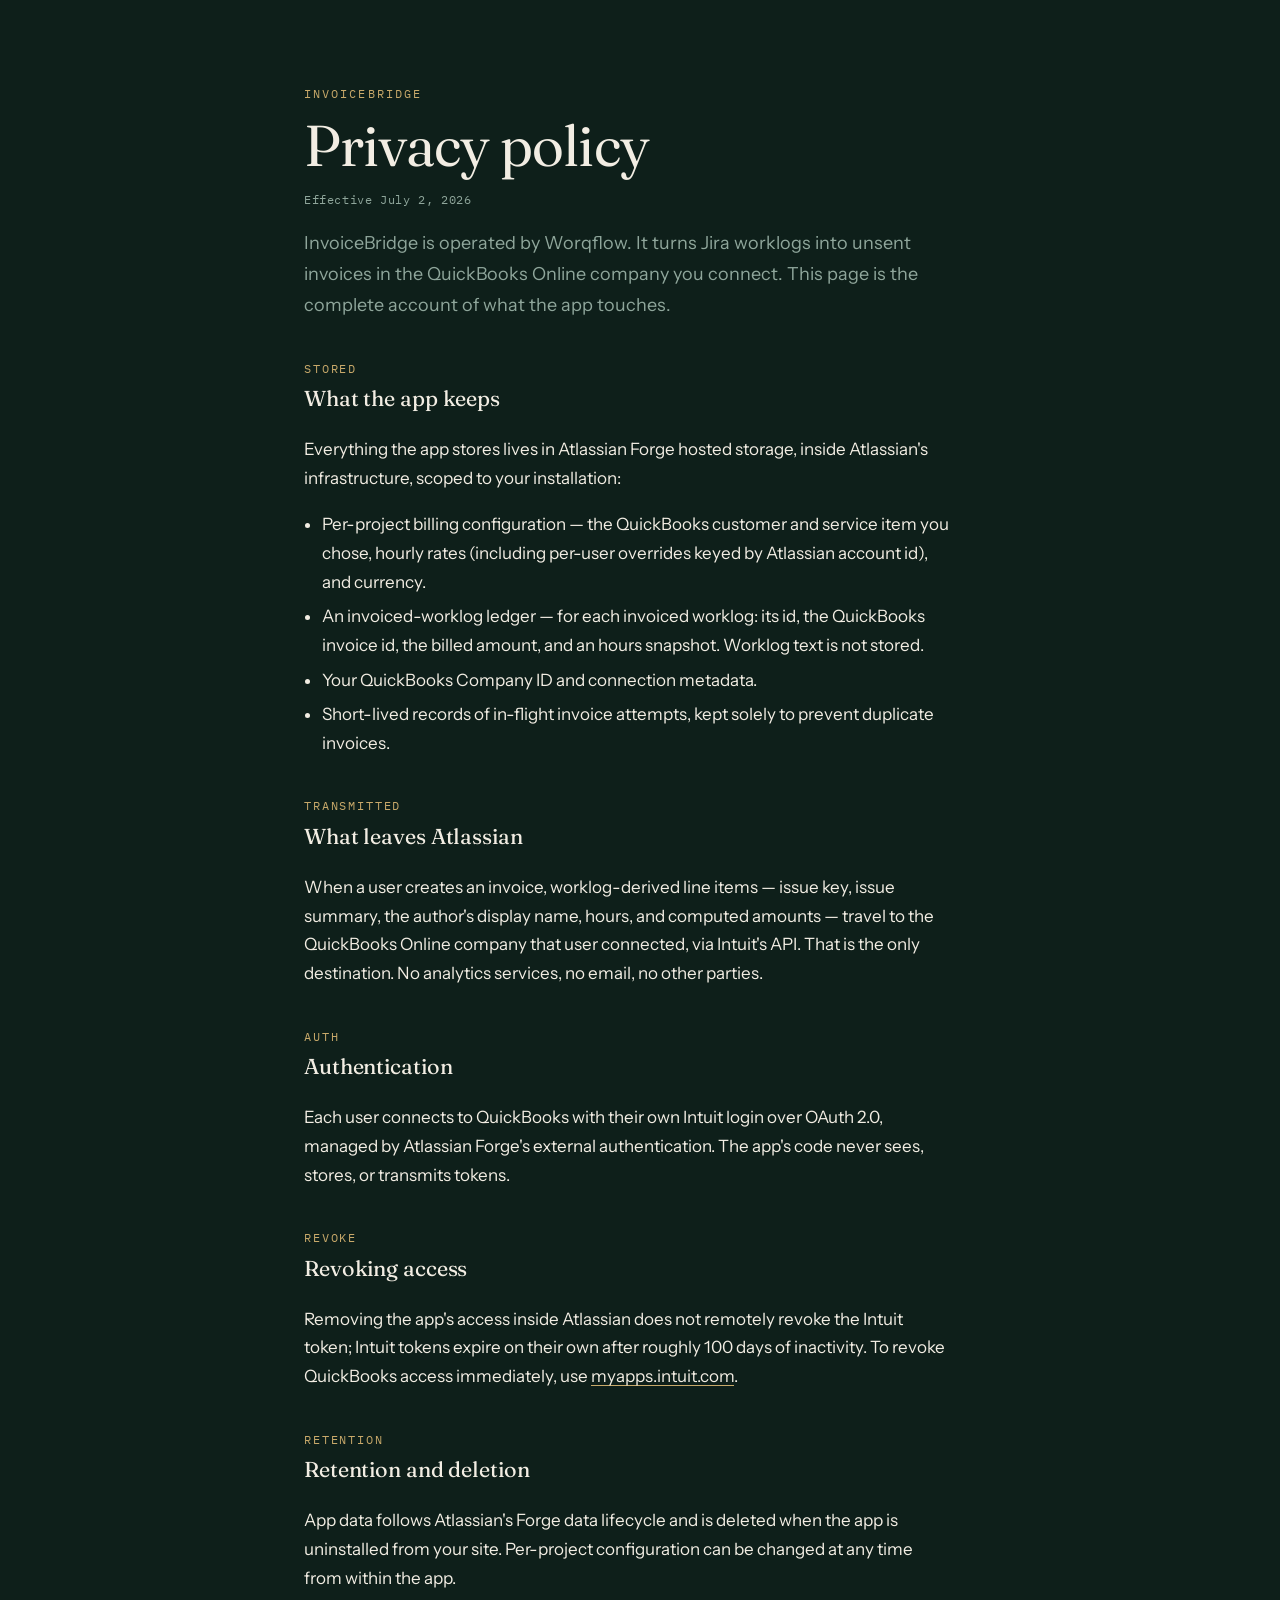
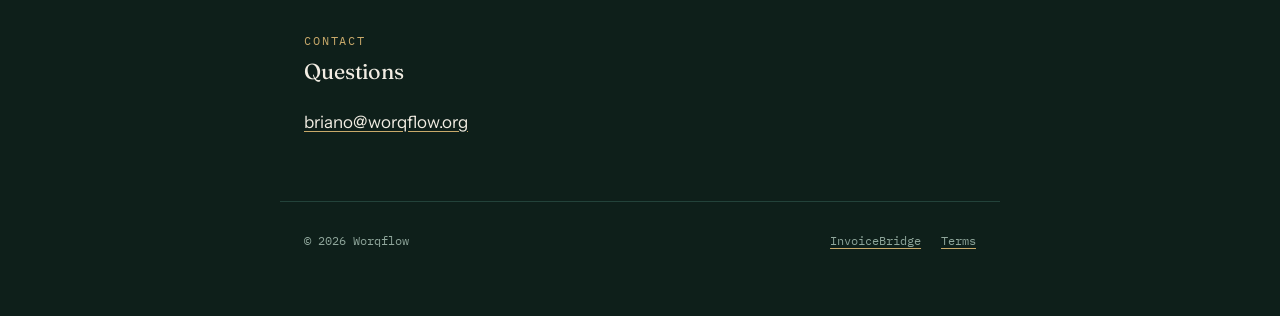
<file: privacy.html>
<!doctype html>
<html lang="en">
<head>
<meta charset="utf-8">
<meta name="viewport" content="width=device-width, initial-scale=1">
<title>Privacy — InvoiceBridge</title>
<link rel="preconnect" href="https://fonts.googleapis.com">
<link rel="preconnect" href="https://fonts.gstatic.com" crossorigin>
<link href="https://fonts.googleapis.com/css2?family=Fraunces:ital,opsz,wght@0,9..144,340..460;1,9..144,320..420&family=IBM+Plex+Mono:wght@400;500&family=Instrument+Sans:wght@400;500&display=swap" rel="stylesheet">
<link rel="icon" type="image/png" href="/favicon.png">
<link rel="stylesheet" href="/style.css">
</head>
<body>
<main class="prose">
  <p class="eyebrow"><a href="/" style="color:inherit; text-decoration:none;">InvoiceBridge</a></p>
  <h1>Privacy policy</h1>
  <p class="date">Effective July 2, 2026</p>
  <p class="lede">InvoiceBridge is operated by Worqflow. It turns Jira worklogs into unsent invoices in the QuickBooks Online company you connect. This page is the complete account of what the app touches.</p>

  <span class="klabel">Stored</span>
  <h2>What the app keeps</h2>
  <p>Everything the app stores lives in Atlassian Forge hosted storage, inside Atlassian's infrastructure, scoped to your installation:</p>
  <ul>
    <li>Per-project billing configuration — the QuickBooks customer and service item you chose, hourly rates (including per-user overrides keyed by Atlassian account id), and currency.</li>
    <li>An invoiced-worklog ledger — for each invoiced worklog: its id, the QuickBooks invoice id, the billed amount, and an hours snapshot. Worklog text is not stored.</li>
    <li>Your QuickBooks Company ID and connection metadata.</li>
    <li>Short-lived records of in-flight invoice attempts, kept solely to prevent duplicate invoices.</li>
  </ul>

  <span class="klabel">Transmitted</span>
  <h2>What leaves Atlassian</h2>
  <p>When a user creates an invoice, worklog-derived line items — issue key, issue summary, the author's display name, hours, and computed amounts — travel to the QuickBooks Online company that user connected, via Intuit's API. That is the only destination. No analytics services, no email, no other parties.</p>

  <span class="klabel">Auth</span>
  <h2>Authentication</h2>
  <p>Each user connects to QuickBooks with their own Intuit login over OAuth 2.0, managed by Atlassian Forge's external authentication. The app's code never sees, stores, or transmits tokens.</p>

  <span class="klabel">Revoke</span>
  <h2>Revoking access</h2>
  <p>Removing the app's access inside Atlassian does not remotely revoke the Intuit token; Intuit tokens expire on their own after roughly 100 days of inactivity. To revoke QuickBooks access immediately, use <a href="https://myapps.intuit.com">myapps.intuit.com</a>.</p>

  <span class="klabel">Retention</span>
  <h2>Retention and deletion</h2>
  <p>App data follows Atlassian's Forge data lifecycle and is deleted when the app is uninstalled from your site. Per-project configuration can be changed at any time from within the app.</p>

  <span class="klabel">Contact</span>
  <h2>Questions</h2>
  <p><a href="mailto:briano@worqflow.org">briano@worqflow.org</a></p>
</main>
<footer>
  <span>© 2026 Worqflow</span>
  <span class="spacer"></span>
  <a href="/">InvoiceBridge</a>
  <a href="/terms.html">Terms</a>
</footer>
</body>
</html>
</file>
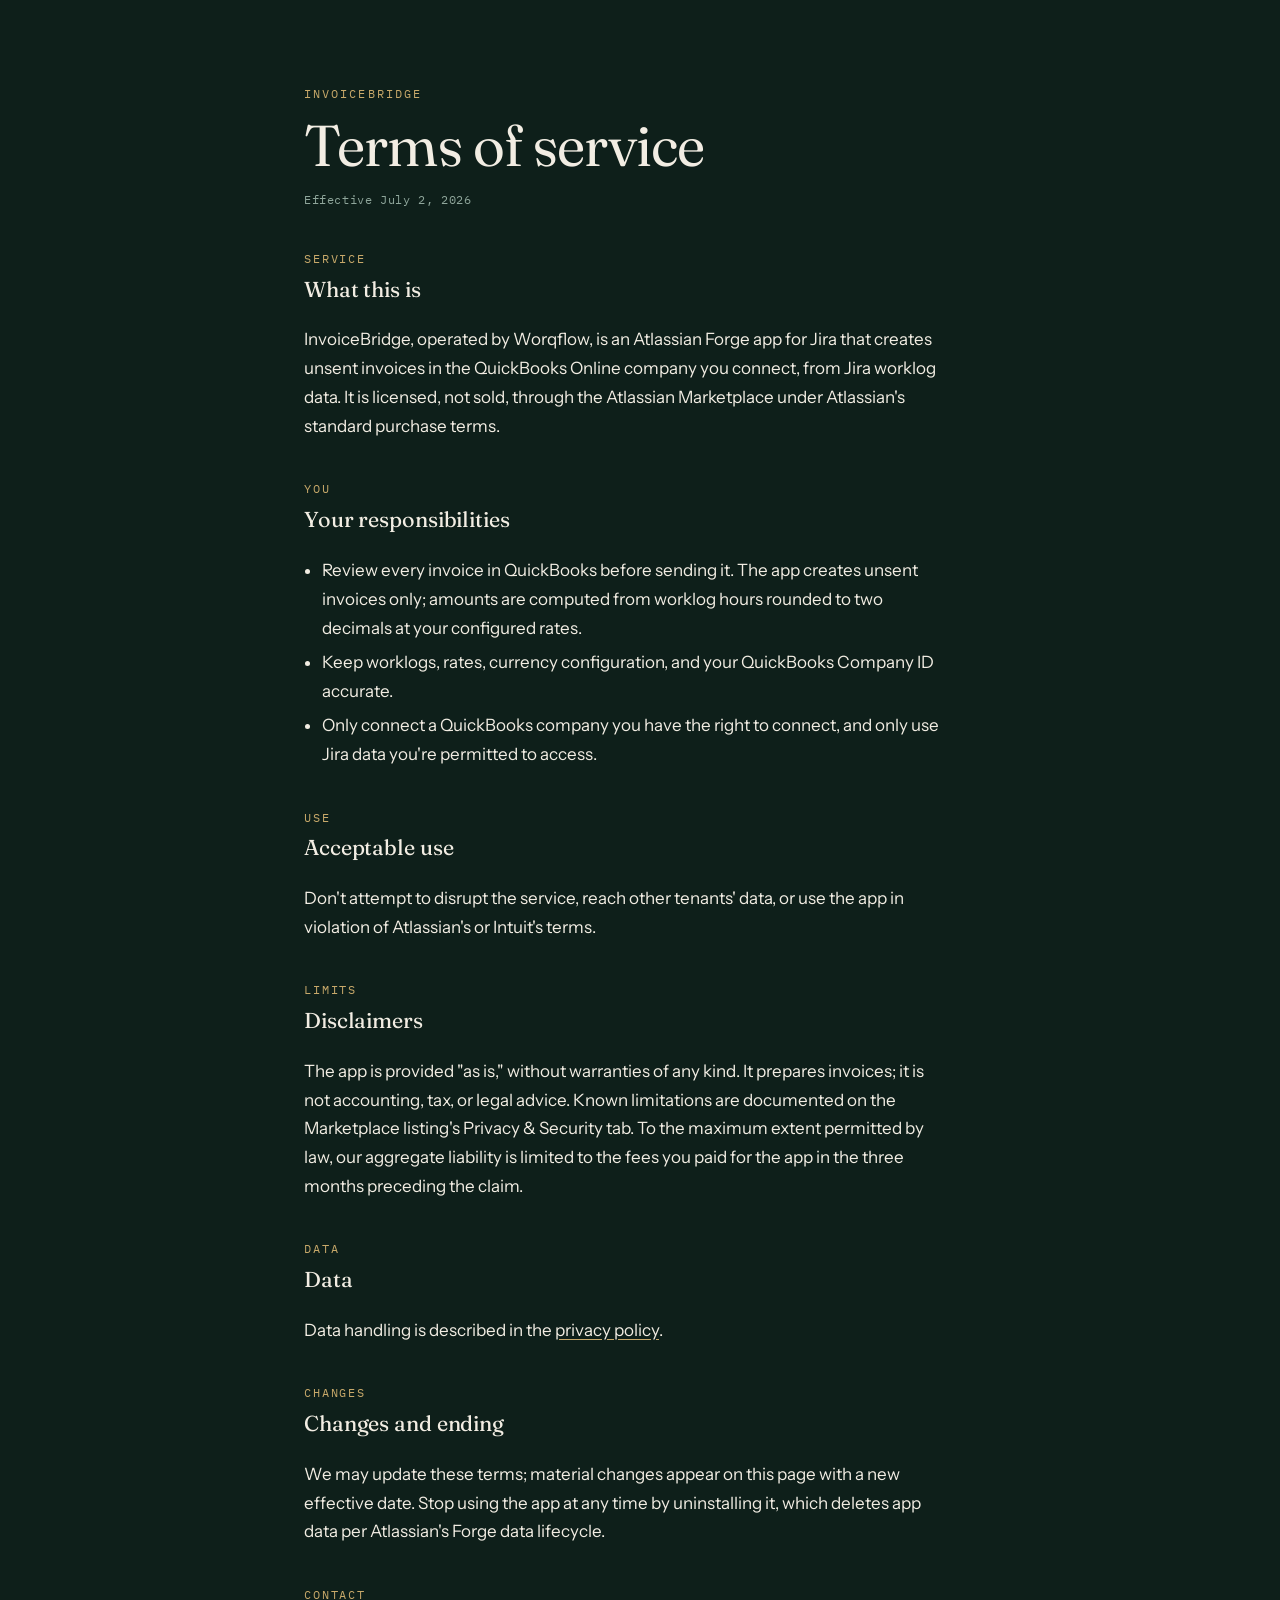
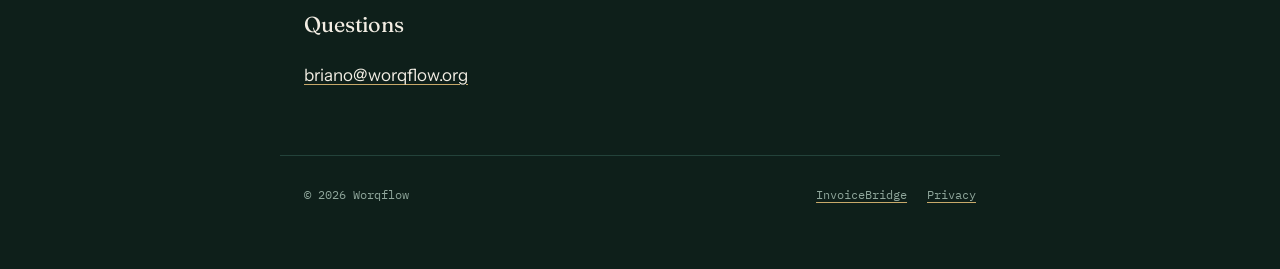
<file: terms.html>
<!doctype html>
<html lang="en">
<head>
<meta charset="utf-8">
<meta name="viewport" content="width=device-width, initial-scale=1">
<title>Terms — InvoiceBridge</title>
<link rel="preconnect" href="https://fonts.googleapis.com">
<link rel="preconnect" href="https://fonts.gstatic.com" crossorigin>
<link href="https://fonts.googleapis.com/css2?family=Fraunces:ital,opsz,wght@0,9..144,340..460;1,9..144,320..420&family=IBM+Plex+Mono:wght@400;500&family=Instrument+Sans:wght@400;500&display=swap" rel="stylesheet">
<link rel="icon" type="image/png" href="/favicon.png">
<link rel="stylesheet" href="/style.css">
</head>
<body>
<main class="prose">
  <p class="eyebrow"><a href="/" style="color:inherit; text-decoration:none;">InvoiceBridge</a></p>
  <h1>Terms of service</h1>
  <p class="date">Effective July 2, 2026</p>

  <span class="klabel">Service</span>
  <h2>What this is</h2>
  <p>InvoiceBridge, operated by Worqflow, is an Atlassian Forge app for Jira that creates unsent invoices in the QuickBooks Online company you connect, from Jira worklog data. It is licensed, not sold, through the Atlassian Marketplace under Atlassian's standard purchase terms.</p>

  <span class="klabel">You</span>
  <h2>Your responsibilities</h2>
  <ul>
    <li>Review every invoice in QuickBooks before sending it. The app creates unsent invoices only; amounts are computed from worklog hours rounded to two decimals at your configured rates.</li>
    <li>Keep worklogs, rates, currency configuration, and your QuickBooks Company ID accurate.</li>
    <li>Only connect a QuickBooks company you have the right to connect, and only use Jira data you're permitted to access.</li>
  </ul>

  <span class="klabel">Use</span>
  <h2>Acceptable use</h2>
  <p>Don't attempt to disrupt the service, reach other tenants' data, or use the app in violation of Atlassian's or Intuit's terms.</p>

  <span class="klabel">Limits</span>
  <h2>Disclaimers</h2>
  <p>The app is provided "as is," without warranties of any kind. It prepares invoices; it is not accounting, tax, or legal advice. Known limitations are documented on the Marketplace listing's Privacy &amp; Security tab. To the maximum extent permitted by law, our aggregate liability is limited to the fees you paid for the app in the three months preceding the claim.</p>

  <span class="klabel">Data</span>
  <h2>Data</h2>
  <p>Data handling is described in the <a href="/privacy.html">privacy policy</a>.</p>

  <span class="klabel">Changes</span>
  <h2>Changes and ending</h2>
  <p>We may update these terms; material changes appear on this page with a new effective date. Stop using the app at any time by uninstalling it, which deletes app data per Atlassian's Forge data lifecycle.</p>

  <span class="klabel">Contact</span>
  <h2>Questions</h2>
  <p><a href="mailto:briano@worqflow.org">briano@worqflow.org</a></p>
</main>
<footer>
  <span>© 2026 Worqflow</span>
  <span class="spacer"></span>
  <a href="/">InvoiceBridge</a>
  <a href="/privacy.html">Privacy</a>
</footer>
</body>
</html>
</file>
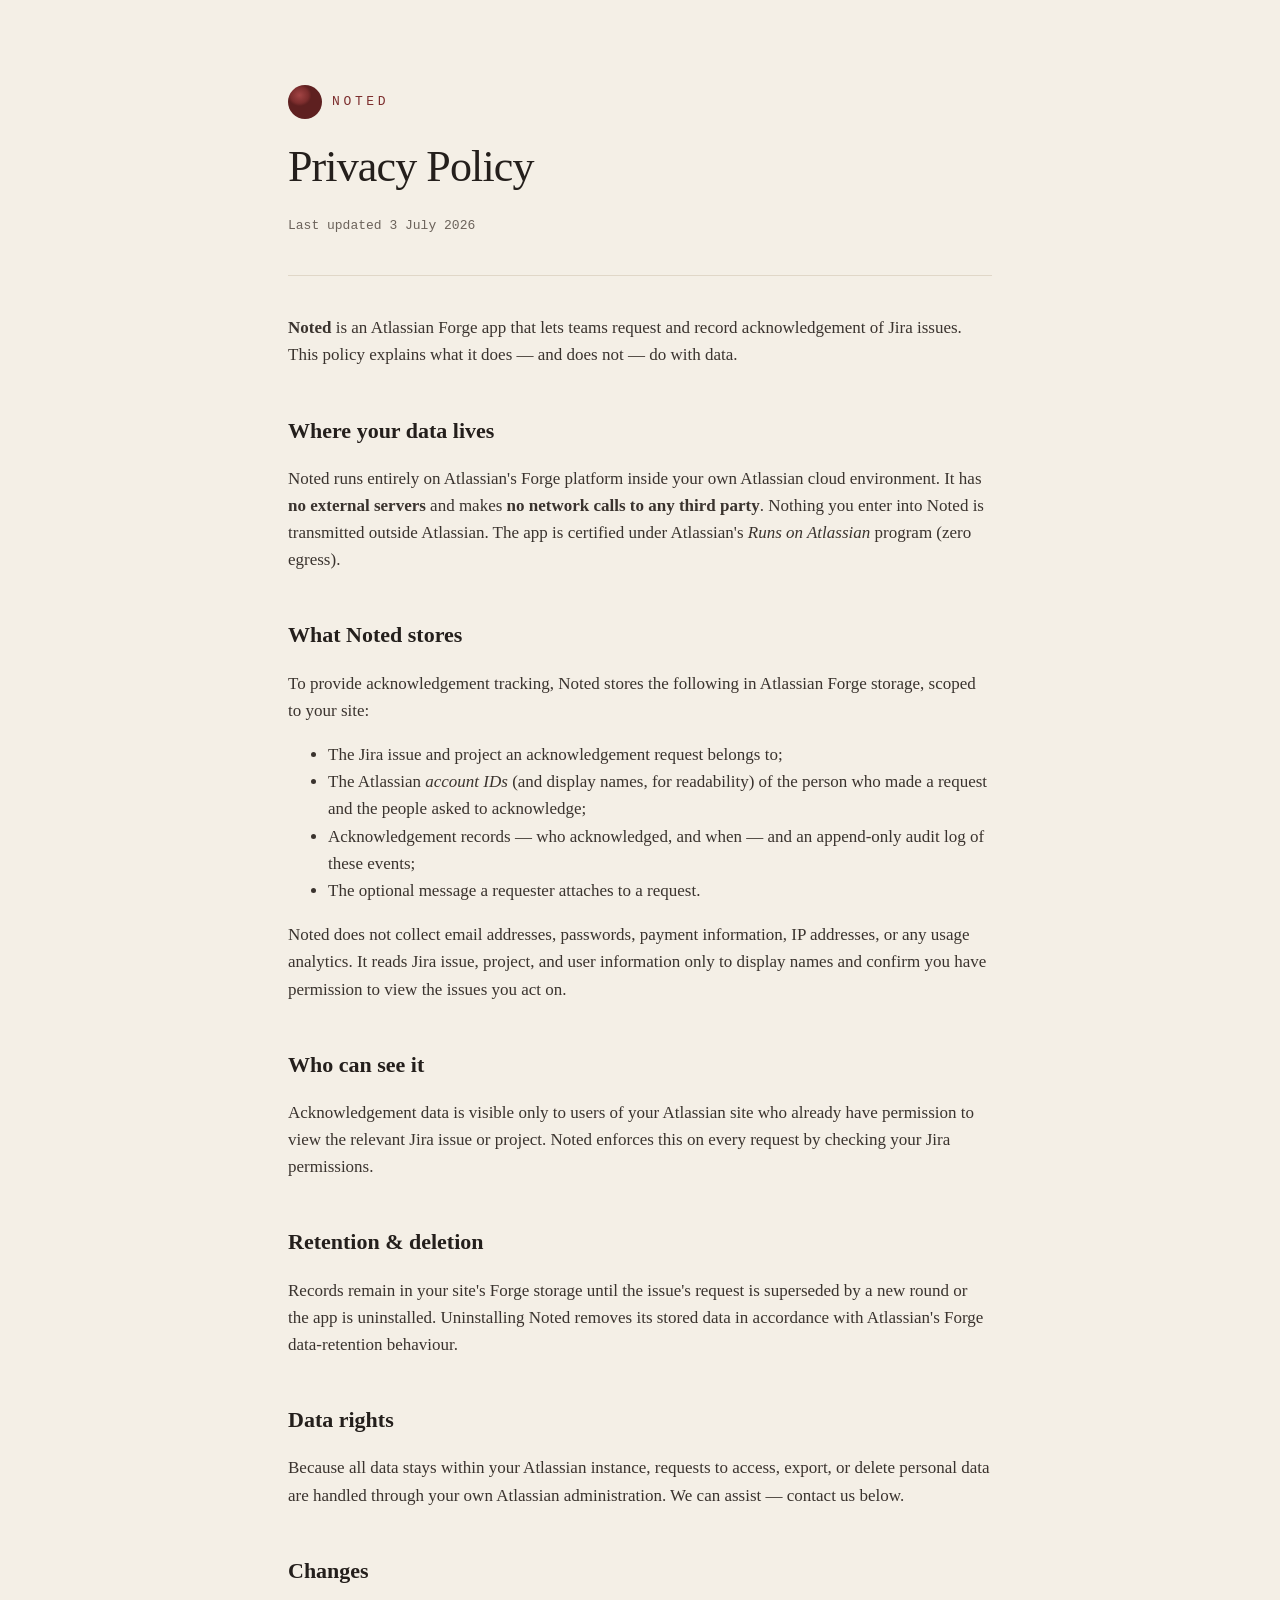
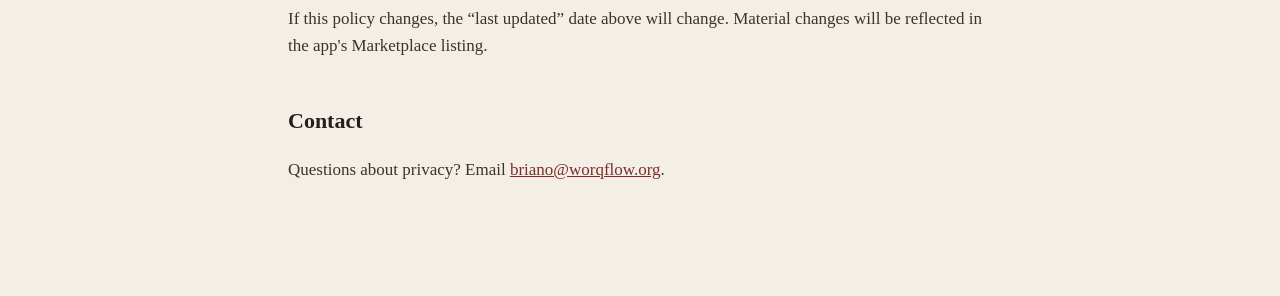
<file: noted/privacy.html>
<!doctype html>
<html lang="en"><head><meta charset="utf-8"><meta name="viewport" content="width=device-width,initial-scale=1">
<title>Noted — Privacy Policy</title>
<style>
:root{--paper:#f4efe6;--ink:#241f1c;--oxblood:#7c2d2d;--muted:#6b625a;--line:#e0d7c8}
*{box-sizing:border-box}body{margin:0;background:var(--paper);color:var(--ink);
font-family:'Iowan Old Style','Palatino Linotype',Palatino,Georgia,serif;line-height:1.6}
.wrap{max-width:760px;margin:0 auto;padding:72px 28px 96px}
.eyebrow{font-family:ui-monospace,'IBM Plex Mono',monospace;font-size:13px;letter-spacing:.28em;text-transform:uppercase;color:var(--oxblood)}
h1{font-size:44px;font-weight:500;letter-spacing:-.02em;margin:.3em 0 .1em}
h2{font-size:22px;margin:2em 0 .4em}
p,li{color:#3a332e;font-size:17px}a{color:var(--oxblood)}
.updated{color:var(--muted);font-family:ui-monospace,monospace;font-size:13px}
hr{border:none;border-top:1px solid var(--line);margin:2.4em 0}
.seal{display:inline-block;width:34px;height:34px;border-radius:50%;background:radial-gradient(35% 32% at 34% 30%,#a24444,#7c2d2d 74%,#5e2020);vertical-align:middle;margin-right:10px}
</style></head><body><div class="wrap">
<p class="eyebrow"><span class="seal"></span>Noted</p>
<h1>Privacy Policy</h1>
<p class="updated">Last updated 3 July 2026</p>
<hr>
<p><strong>Noted</strong> is an Atlassian Forge app that lets teams request and record acknowledgement of Jira issues. This policy explains what it does — and does not — do with data.</p>
<h2>Where your data lives</h2>
<p>Noted runs entirely on Atlassian's Forge platform inside your own Atlassian cloud environment. It has <strong>no external servers</strong> and makes <strong>no network calls to any third party</strong>. Nothing you enter into Noted is transmitted outside Atlassian. The app is certified under Atlassian's <em>Runs on Atlassian</em> program (zero egress).</p>
<h2>What Noted stores</h2>
<p>To provide acknowledgement tracking, Noted stores the following in Atlassian Forge storage, scoped to your site:</p>
<ul>
<li>The Jira issue and project an acknowledgement request belongs to;</li>
<li>The Atlassian <em>account IDs</em> (and display names, for readability) of the person who made a request and the people asked to acknowledge;</li>
<li>Acknowledgement records — who acknowledged, and when — and an append-only audit log of these events;</li>
<li>The optional message a requester attaches to a request.</li>
</ul>
<p>Noted does not collect email addresses, passwords, payment information, IP addresses, or any usage analytics. It reads Jira issue, project, and user information only to display names and confirm you have permission to view the issues you act on.</p>
<h2>Who can see it</h2>
<p>Acknowledgement data is visible only to users of your Atlassian site who already have permission to view the relevant Jira issue or project. Noted enforces this on every request by checking your Jira permissions.</p>
<h2>Retention &amp; deletion</h2>
<p>Records remain in your site's Forge storage until the issue's request is superseded by a new round or the app is uninstalled. Uninstalling Noted removes its stored data in accordance with Atlassian's Forge data-retention behaviour.</p>
<h2>Data rights</h2>
<p>Because all data stays within your Atlassian instance, requests to access, export, or delete personal data are handled through your own Atlassian administration. We can assist — contact us below.</p>
<h2>Changes</h2>
<p>If this policy changes, the “last updated” date above will change. Material changes will be reflected in the app's Marketplace listing.</p>
<h2>Contact</h2>
<p>Questions about privacy? Email <a href="mailto:briano@worqflow.org">briano@worqflow.org</a>.</p>
</div></body></html>
</file>
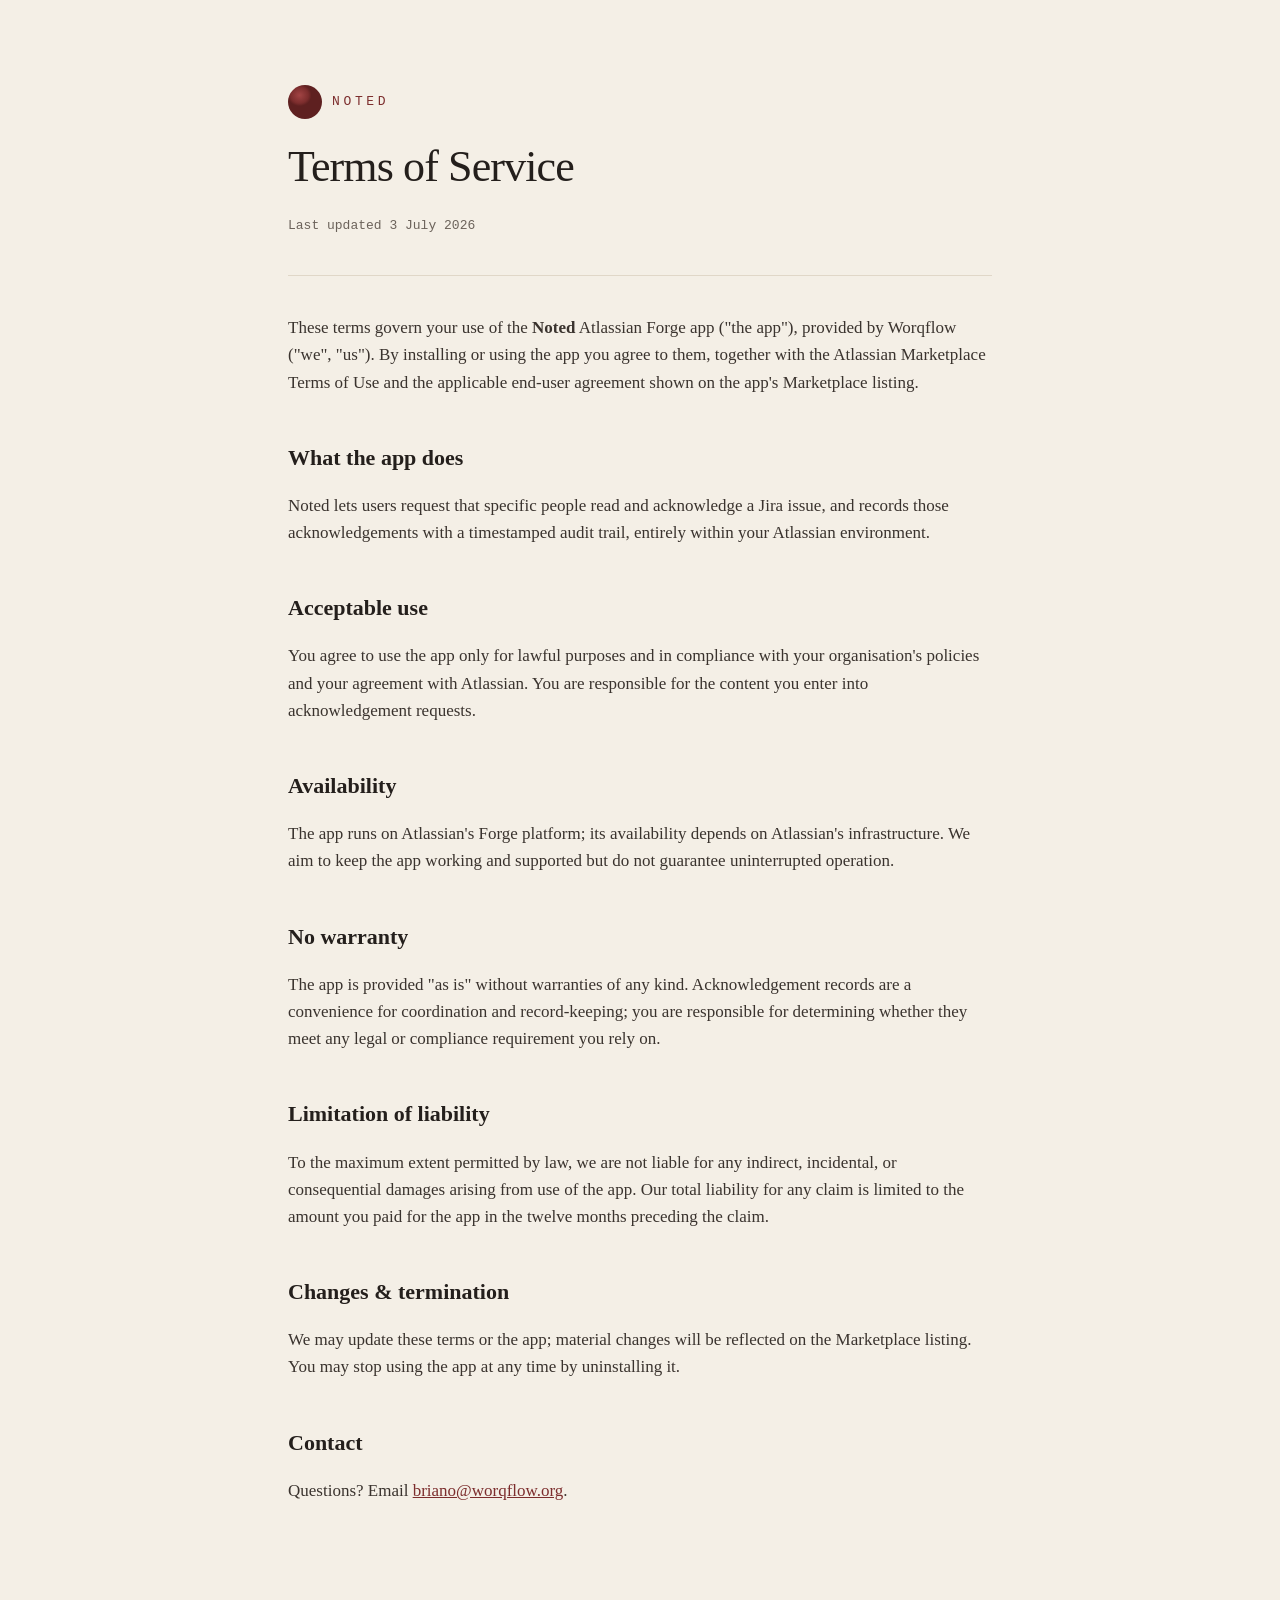
<file: noted/terms.html>
<!doctype html>
<html lang="en"><head><meta charset="utf-8"><meta name="viewport" content="width=device-width,initial-scale=1">
<title>Noted — Terms of Service</title>
<style>
:root{--paper:#f4efe6;--ink:#241f1c;--oxblood:#7c2d2d;--muted:#6b625a;--line:#e0d7c8}
*{box-sizing:border-box}body{margin:0;background:var(--paper);color:var(--ink);
font-family:'Iowan Old Style','Palatino Linotype',Palatino,Georgia,serif;line-height:1.6}
.wrap{max-width:760px;margin:0 auto;padding:72px 28px 96px}
.eyebrow{font-family:ui-monospace,'IBM Plex Mono',monospace;font-size:13px;letter-spacing:.28em;text-transform:uppercase;color:var(--oxblood)}
h1{font-size:44px;font-weight:500;letter-spacing:-.02em;margin:.3em 0 .1em}
h2{font-size:22px;margin:2em 0 .4em}
p,li{color:#3a332e;font-size:17px}a{color:var(--oxblood)}
.updated{color:var(--muted);font-family:ui-monospace,monospace;font-size:13px}
hr{border:none;border-top:1px solid var(--line);margin:2.4em 0}
.seal{display:inline-block;width:34px;height:34px;border-radius:50%;background:radial-gradient(35% 32% at 34% 30%,#a24444,#7c2d2d 74%,#5e2020);vertical-align:middle;margin-right:10px}
</style></head><body><div class="wrap">
<p class="eyebrow"><span class="seal"></span>Noted</p>
<h1>Terms of Service</h1>
<p class="updated">Last updated 3 July 2026</p>
<hr>
<p>These terms govern your use of the <strong>Noted</strong> Atlassian Forge app ("the app"), provided by Worqflow ("we", "us"). By installing or using the app you agree to them, together with the Atlassian Marketplace Terms of Use and the applicable end-user agreement shown on the app's Marketplace listing.</p>
<h2>What the app does</h2>
<p>Noted lets users request that specific people read and acknowledge a Jira issue, and records those acknowledgements with a timestamped audit trail, entirely within your Atlassian environment.</p>
<h2>Acceptable use</h2>
<p>You agree to use the app only for lawful purposes and in compliance with your organisation's policies and your agreement with Atlassian. You are responsible for the content you enter into acknowledgement requests.</p>
<h2>Availability</h2>
<p>The app runs on Atlassian's Forge platform; its availability depends on Atlassian's infrastructure. We aim to keep the app working and supported but do not guarantee uninterrupted operation.</p>
<h2>No warranty</h2>
<p>The app is provided "as is" without warranties of any kind. Acknowledgement records are a convenience for coordination and record-keeping; you are responsible for determining whether they meet any legal or compliance requirement you rely on.</p>
<h2>Limitation of liability</h2>
<p>To the maximum extent permitted by law, we are not liable for any indirect, incidental, or consequential damages arising from use of the app. Our total liability for any claim is limited to the amount you paid for the app in the twelve months preceding the claim.</p>
<h2>Changes &amp; termination</h2>
<p>We may update these terms or the app; material changes will be reflected on the Marketplace listing. You may stop using the app at any time by uninstalling it.</p>
<h2>Contact</h2>
<p>Questions? Email <a href="mailto:briano@worqflow.org">briano@worqflow.org</a>.</p>
</div></body></html>
</file>
<file: style.css>
:root {
  --ink: #0e1f1a;
  --ink-2: #132922;
  --paper: #f2ede3;
  --sage: #8fa69b;
  --brass: #c8a96a;
  --rule: #23423a;
  --max: 720px;
}
* { box-sizing: border-box; }
html { -webkit-text-size-adjust: 100%; }
body {
  margin: 0;
  background: var(--ink);
  color: var(--paper);
  font-family: "Instrument Sans", -apple-system, BlinkMacSystemFont, "Segoe UI", sans-serif;
  font-size: 1.0625rem;
  line-height: 1.7;
  -webkit-font-smoothing: antialiased;
}
main { max-width: var(--max); margin: 0 auto; padding: 72px 24px 48px; }
a { color: var(--paper); text-decoration-color: var(--brass); text-underline-offset: 3px; }
a:hover { color: var(--brass); }
a:focus-visible, button:focus-visible { outline: 2px solid var(--brass); outline-offset: 3px; border-radius: 2px; }

.eyebrow {
  font-family: "IBM Plex Mono", ui-monospace, monospace;
  font-size: 0.72rem;
  letter-spacing: 0.18em;
  text-transform: uppercase;
  color: var(--brass);
}
h1 {
  font-family: "Fraunces", Georgia, serif;
  font-weight: 380;
  font-size: clamp(2.4rem, 6vw, 3.6rem);
  line-height: 1.08;
  letter-spacing: -0.015em;
  margin: 0.5rem 0 0;
}
h1 em { font-style: italic; font-weight: 340; color: var(--brass); }
h2 {
  font-family: "Fraunces", Georgia, serif;
  font-weight: 420;
  font-size: 1.35rem;
  letter-spacing: -0.005em;
  margin: 2.6rem 0 0.6rem;
}
.lede { color: var(--sage); font-size: 1.125rem; max-width: 34em; }

/* ── the ledger: dotted-leader rows ───────────────────────── */
.ledger { margin: 3.2rem 0; padding: 0; list-style: none; }
.ledger li {
  display: flex;
  align-items: baseline;
  gap: 0.9em;
  padding: 0.85rem 0;
  border-bottom: 1px solid var(--rule);
}
.ledger li:first-child { border-top: 1px solid var(--rule); }
.ledger .k {
  font-family: "IBM Plex Mono", ui-monospace, monospace;
  font-size: 0.8rem;
  letter-spacing: 0.04em;
  color: var(--paper);
  white-space: nowrap;
}
.ledger .leader {
  flex: 1;
  border-bottom: 2px dotted var(--rule);
  transform: translateY(-0.28em);
  min-width: 2.5em;
}
.ledger .v { color: var(--sage); font-size: 0.95rem; text-align: right; max-width: 24em; }

/* ── hero conversion line ─────────────────────────────────── */
.hero-line {
  margin: 3.4rem 0 0.4rem;
  display: flex;
  align-items: baseline;
  gap: 1em;
  font-family: "IBM Plex Mono", ui-monospace, monospace;
  font-variant-numeric: tabular-nums;
}
.hero-line .hrs { font-size: clamp(1.3rem, 3.2vw, 1.8rem); color: var(--paper); }
.hero-line .leader { flex: 1; border-bottom: 2px dotted var(--brass); opacity: 0.65; transform: translateY(-0.32em); }
.hero-line .amt { font-size: clamp(1.6rem, 4vw, 2.3rem); color: var(--brass); }
.hero-sub {
  font-family: "IBM Plex Mono", ui-monospace, monospace;
  font-size: 0.78rem;
  color: var(--sage);
  letter-spacing: 0.03em;
  margin-top: 0.2rem;
}

@media (prefers-reduced-motion: no-preference) {
  .rise { opacity: 0; transform: translateY(10px); animation: rise 0.7s cubic-bezier(.2,.7,.2,1) forwards; }
  .rise.d1 { animation-delay: 0.12s; }
  .rise.d2 { animation-delay: 0.26s; }
  .rise.d3 { animation-delay: 0.42s; }
  @keyframes rise { to { opacity: 1; transform: none; } }
}

/* ── prose pages ──────────────────────────────────────────── */
.prose p, .prose ul { max-width: 38em; }
.prose ul { padding-left: 1.1rem; }
.prose li { margin: 0.35rem 0; }
.date { font-family: "IBM Plex Mono", ui-monospace, monospace; font-size: 0.78rem; color: var(--sage); letter-spacing: 0.05em; }
.klabel {
  font-family: "IBM Plex Mono", ui-monospace, monospace;
  font-size: 0.72rem;
  letter-spacing: 0.16em;
  text-transform: uppercase;
  color: var(--brass);
  display: block;
  margin-top: 2.4rem;
}
.klabel + h2 { margin-top: 0.2rem; }

footer {
  max-width: var(--max);
  margin: 0 auto;
  padding: 28px 24px 64px;
  border-top: 1px solid var(--rule);
  display: flex;
  flex-wrap: wrap;
  gap: 0.4em 1.6em;
  font-family: "IBM Plex Mono", ui-monospace, monospace;
  font-size: 0.78rem;
  color: var(--sage);
}
footer a { color: var(--sage); }
footer .spacer { flex: 1; }
@media (max-width: 560px) {
  main { padding-top: 52px; }
  .ledger .v { max-width: 14em; }
}
</file>
